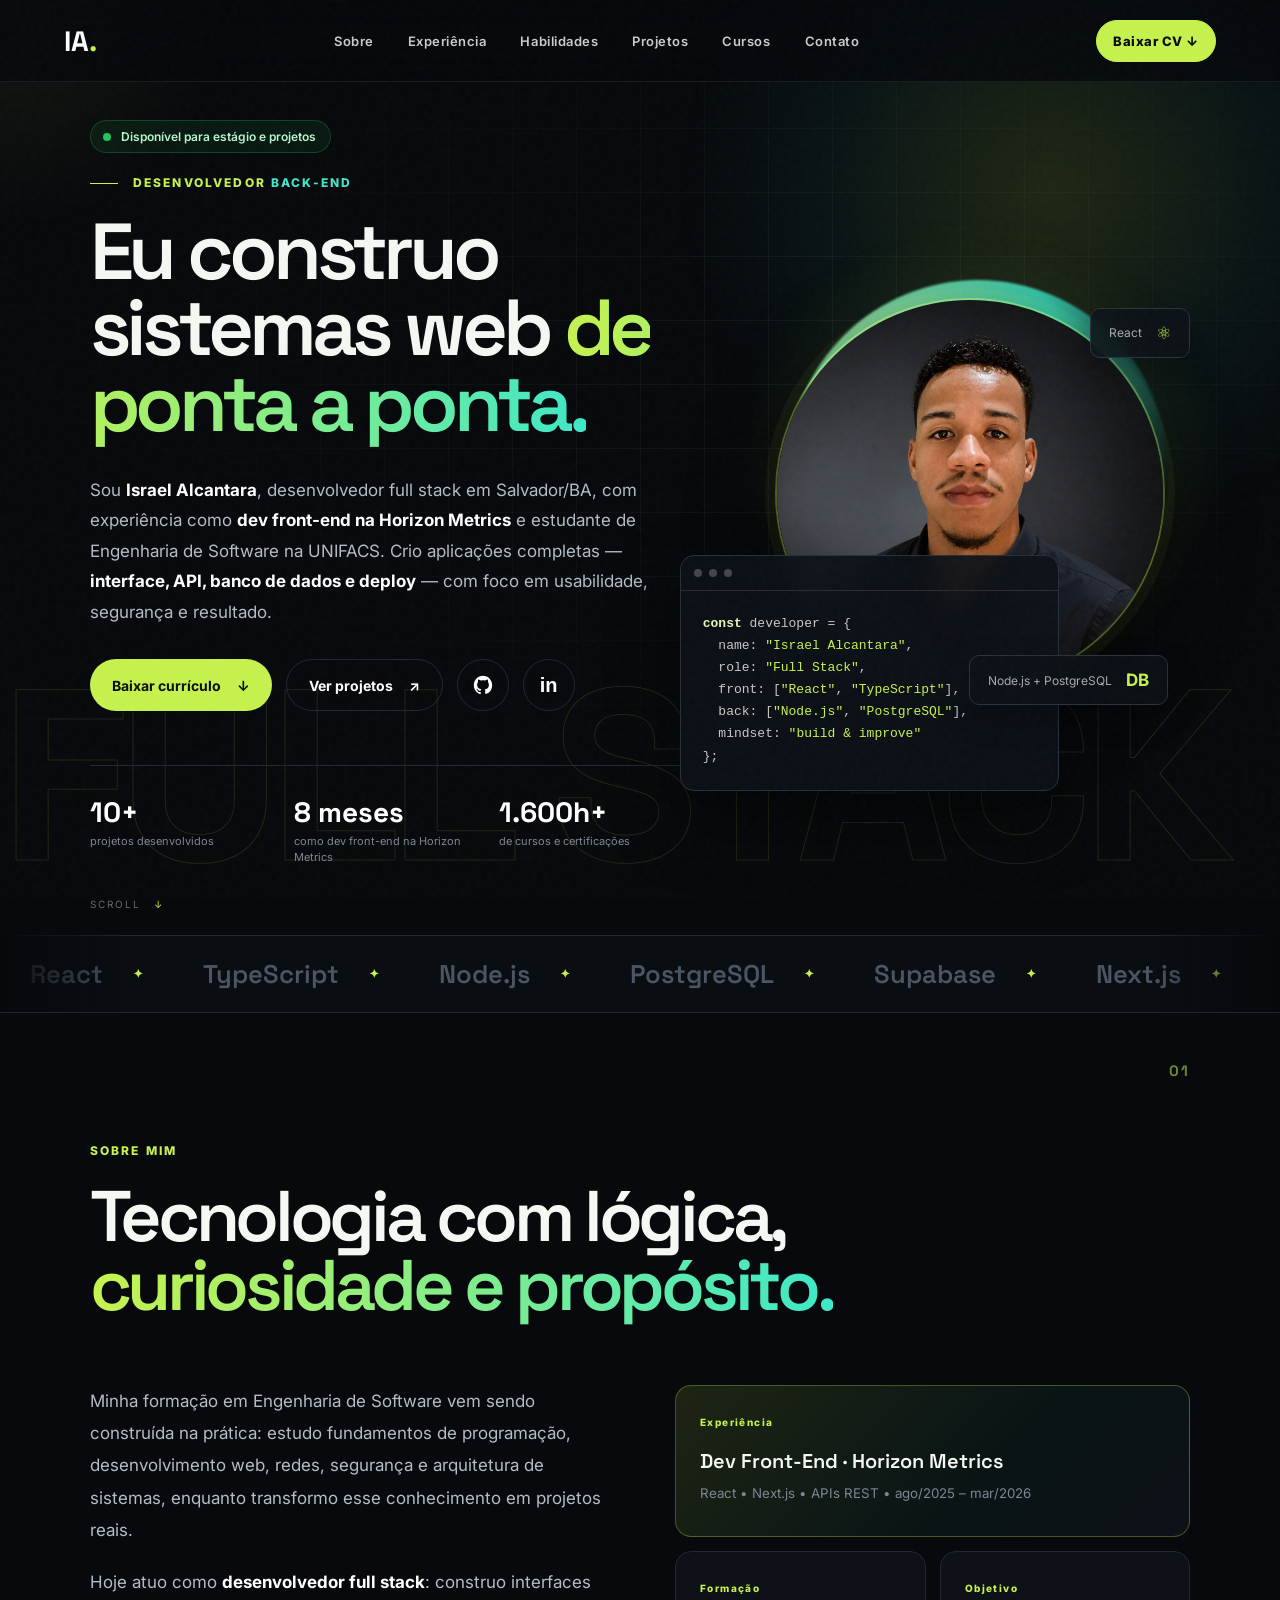
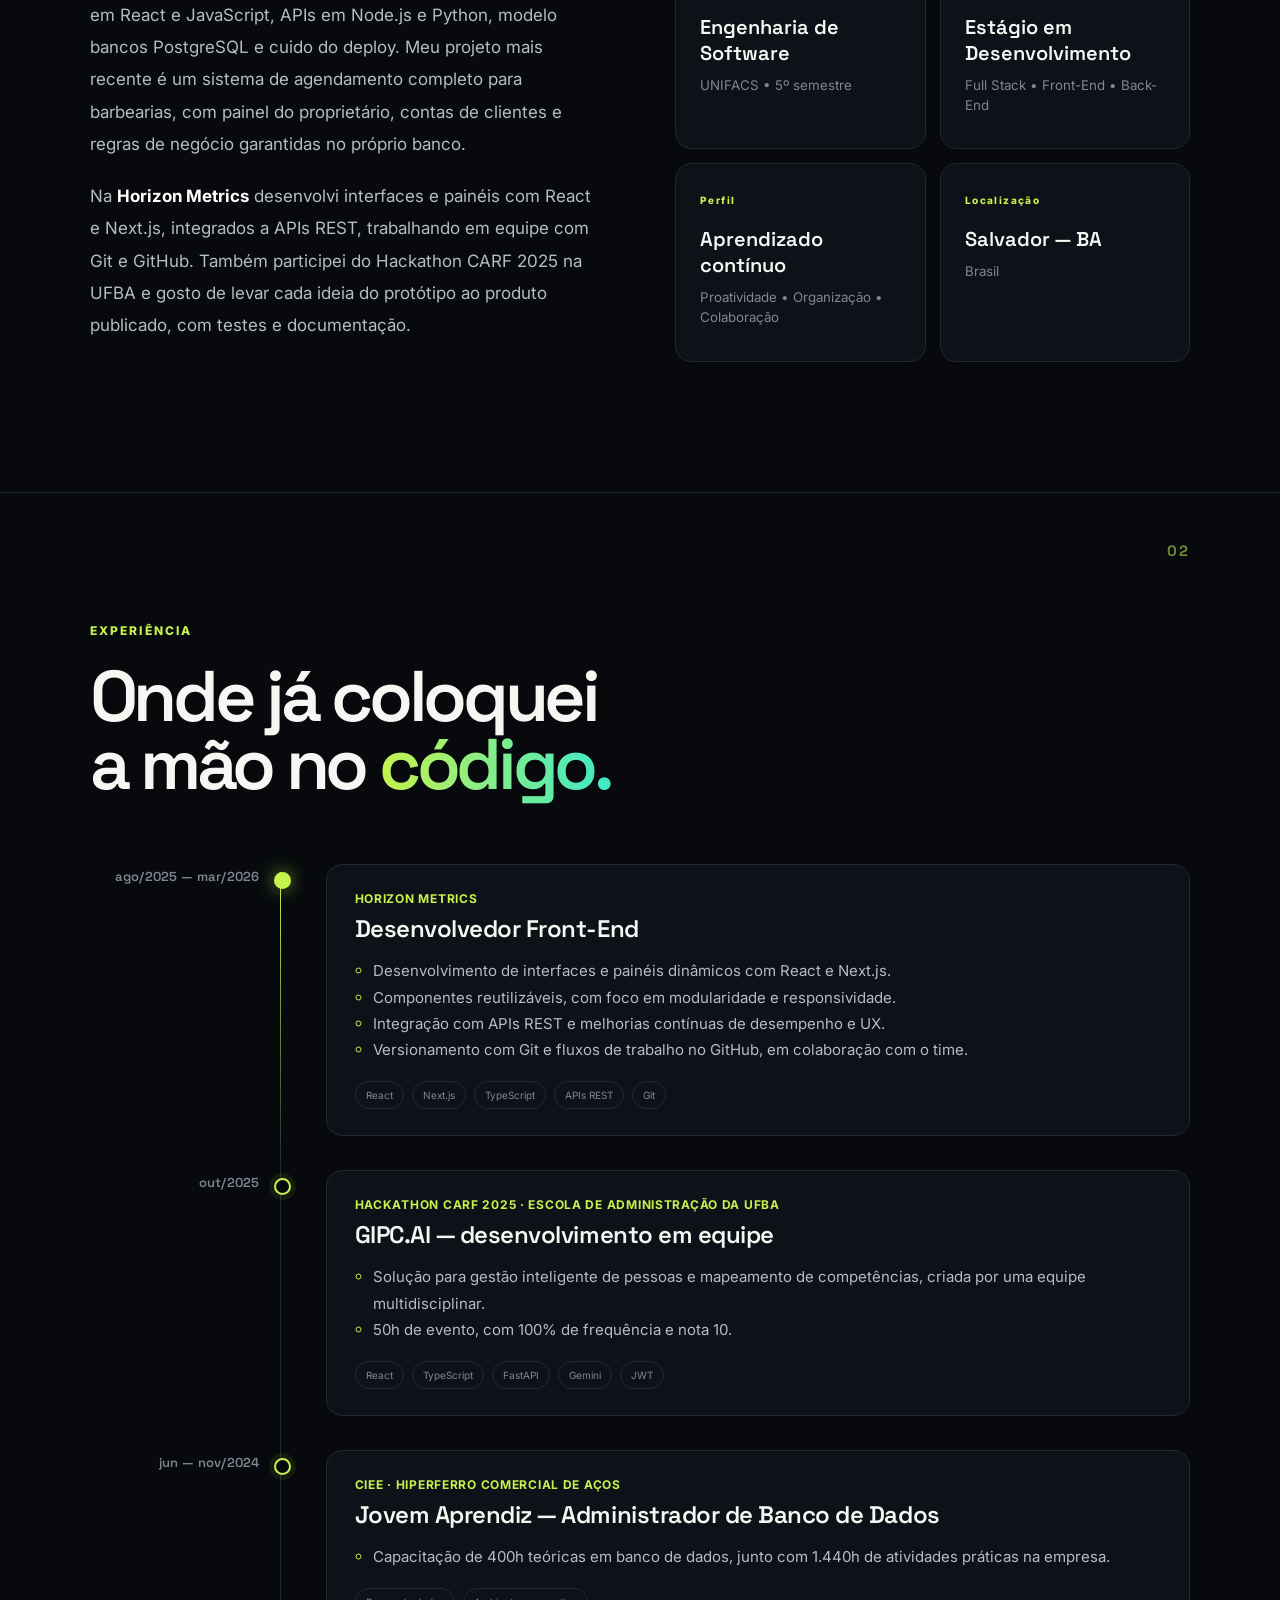
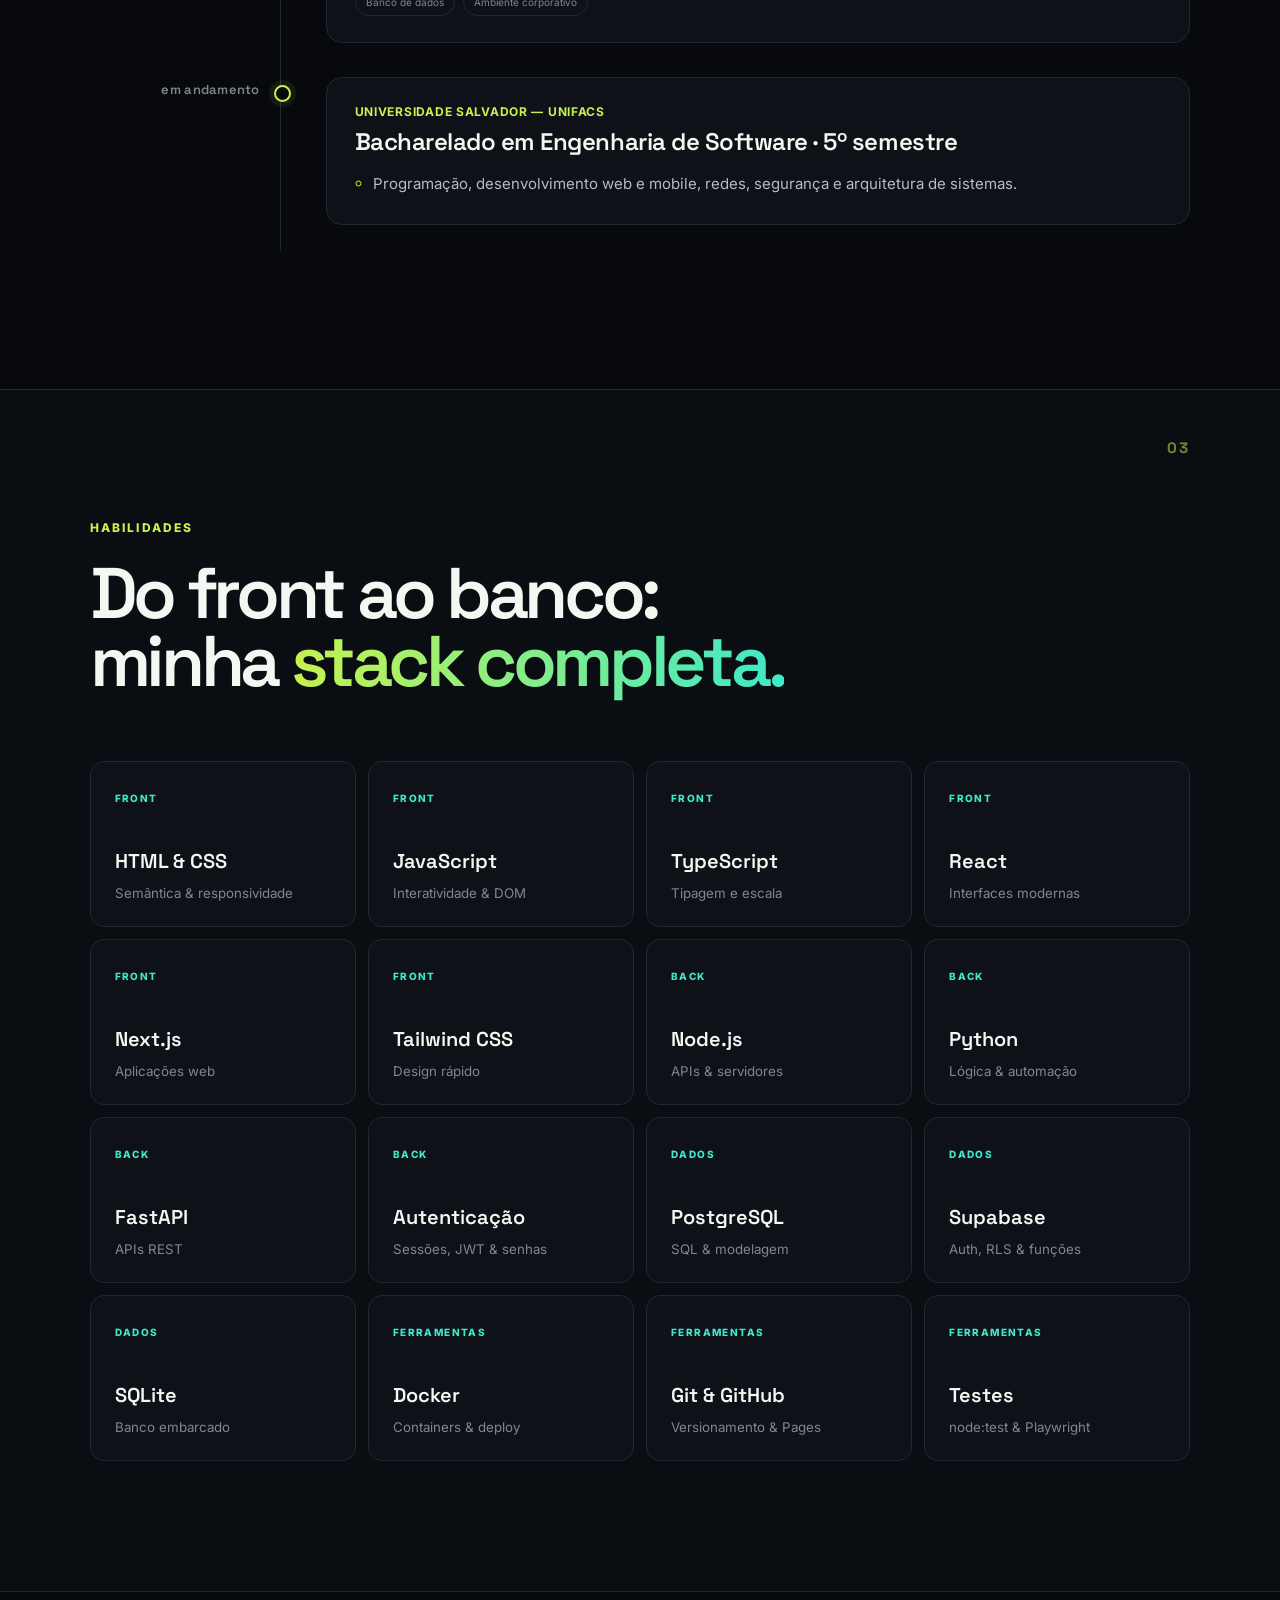
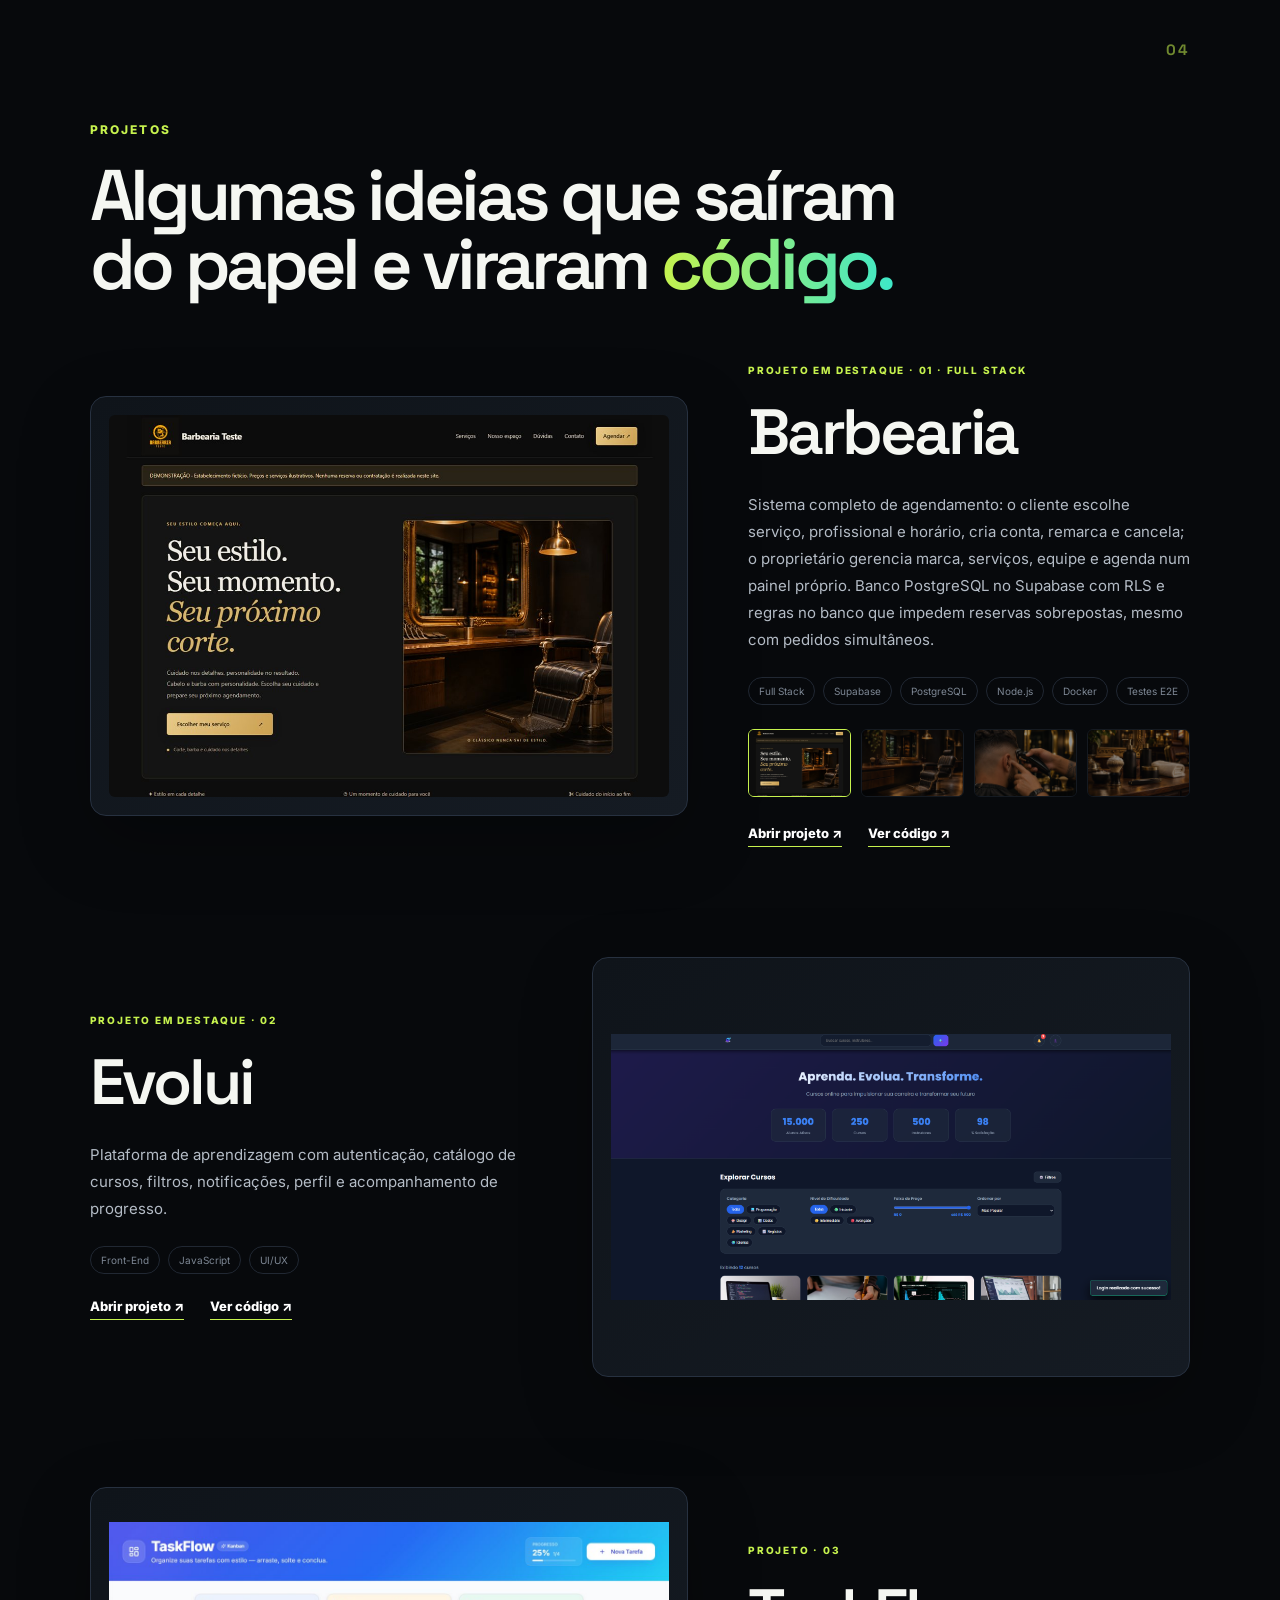
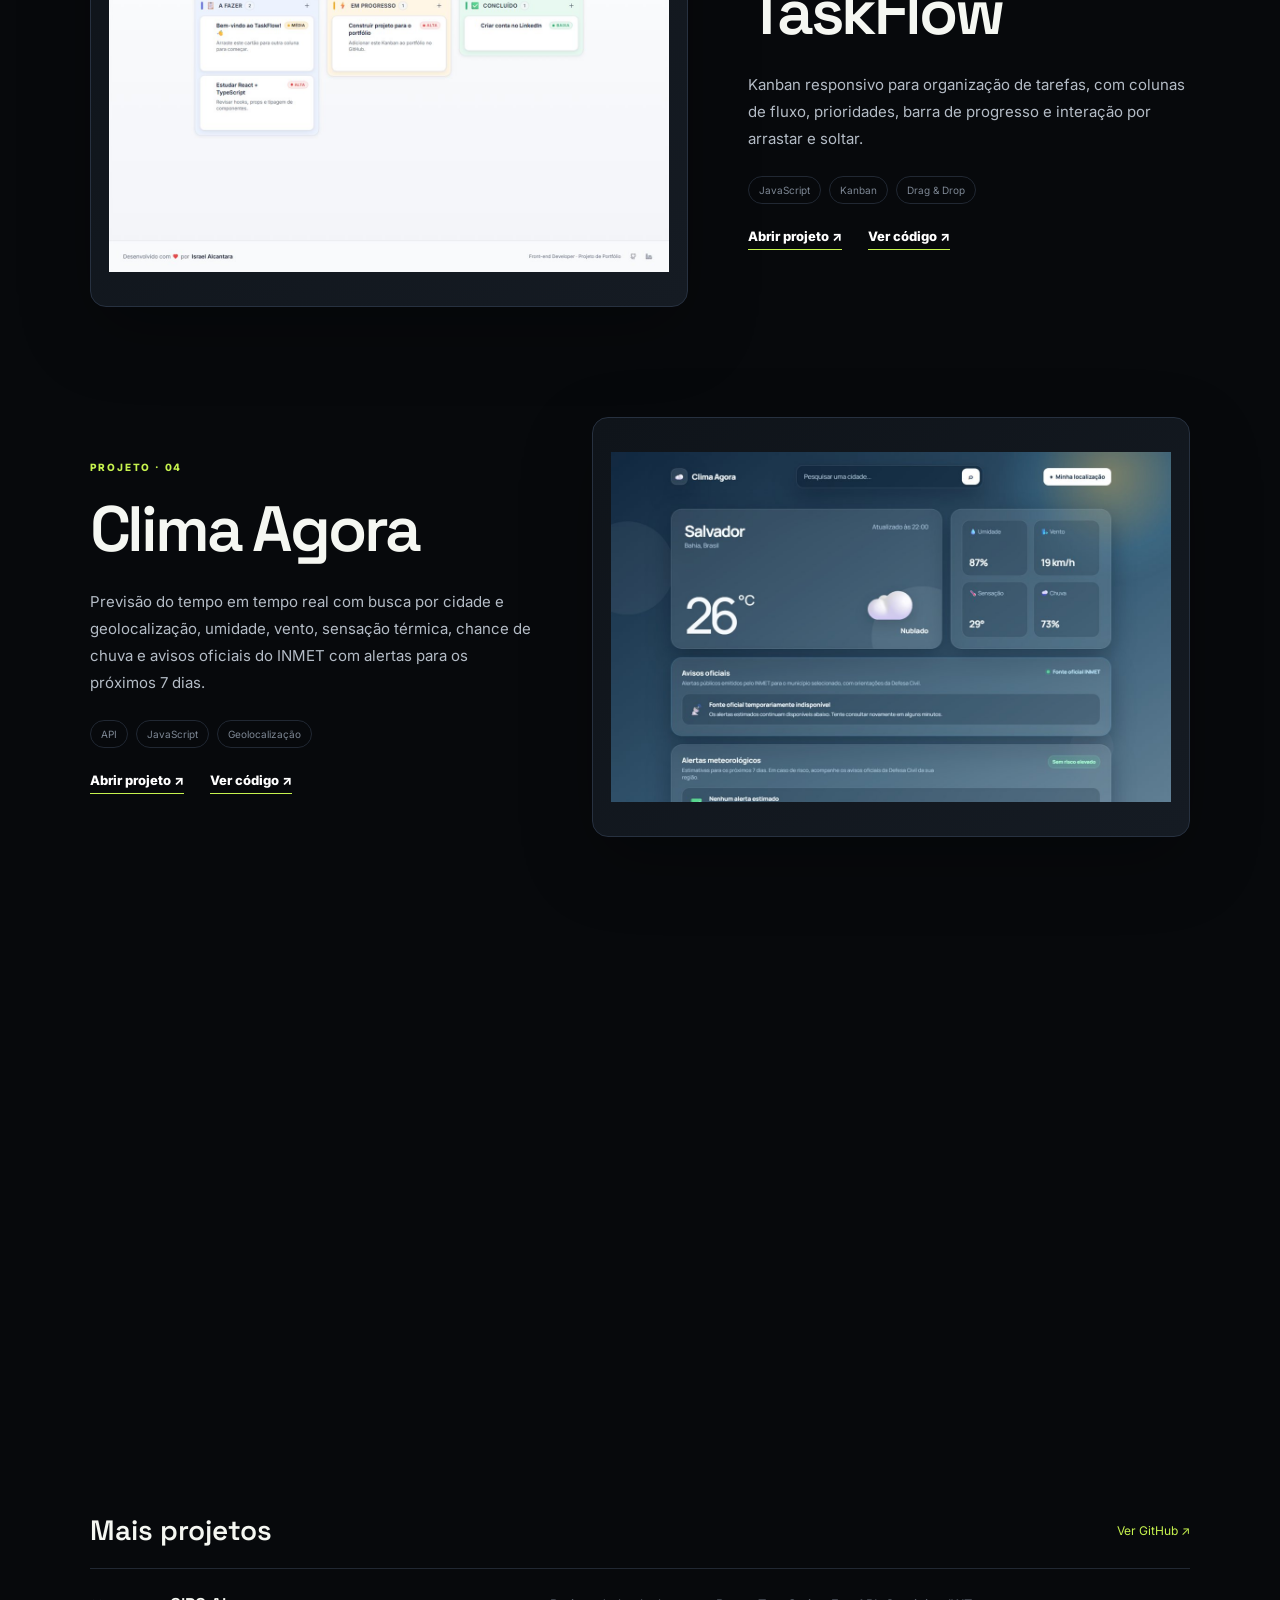
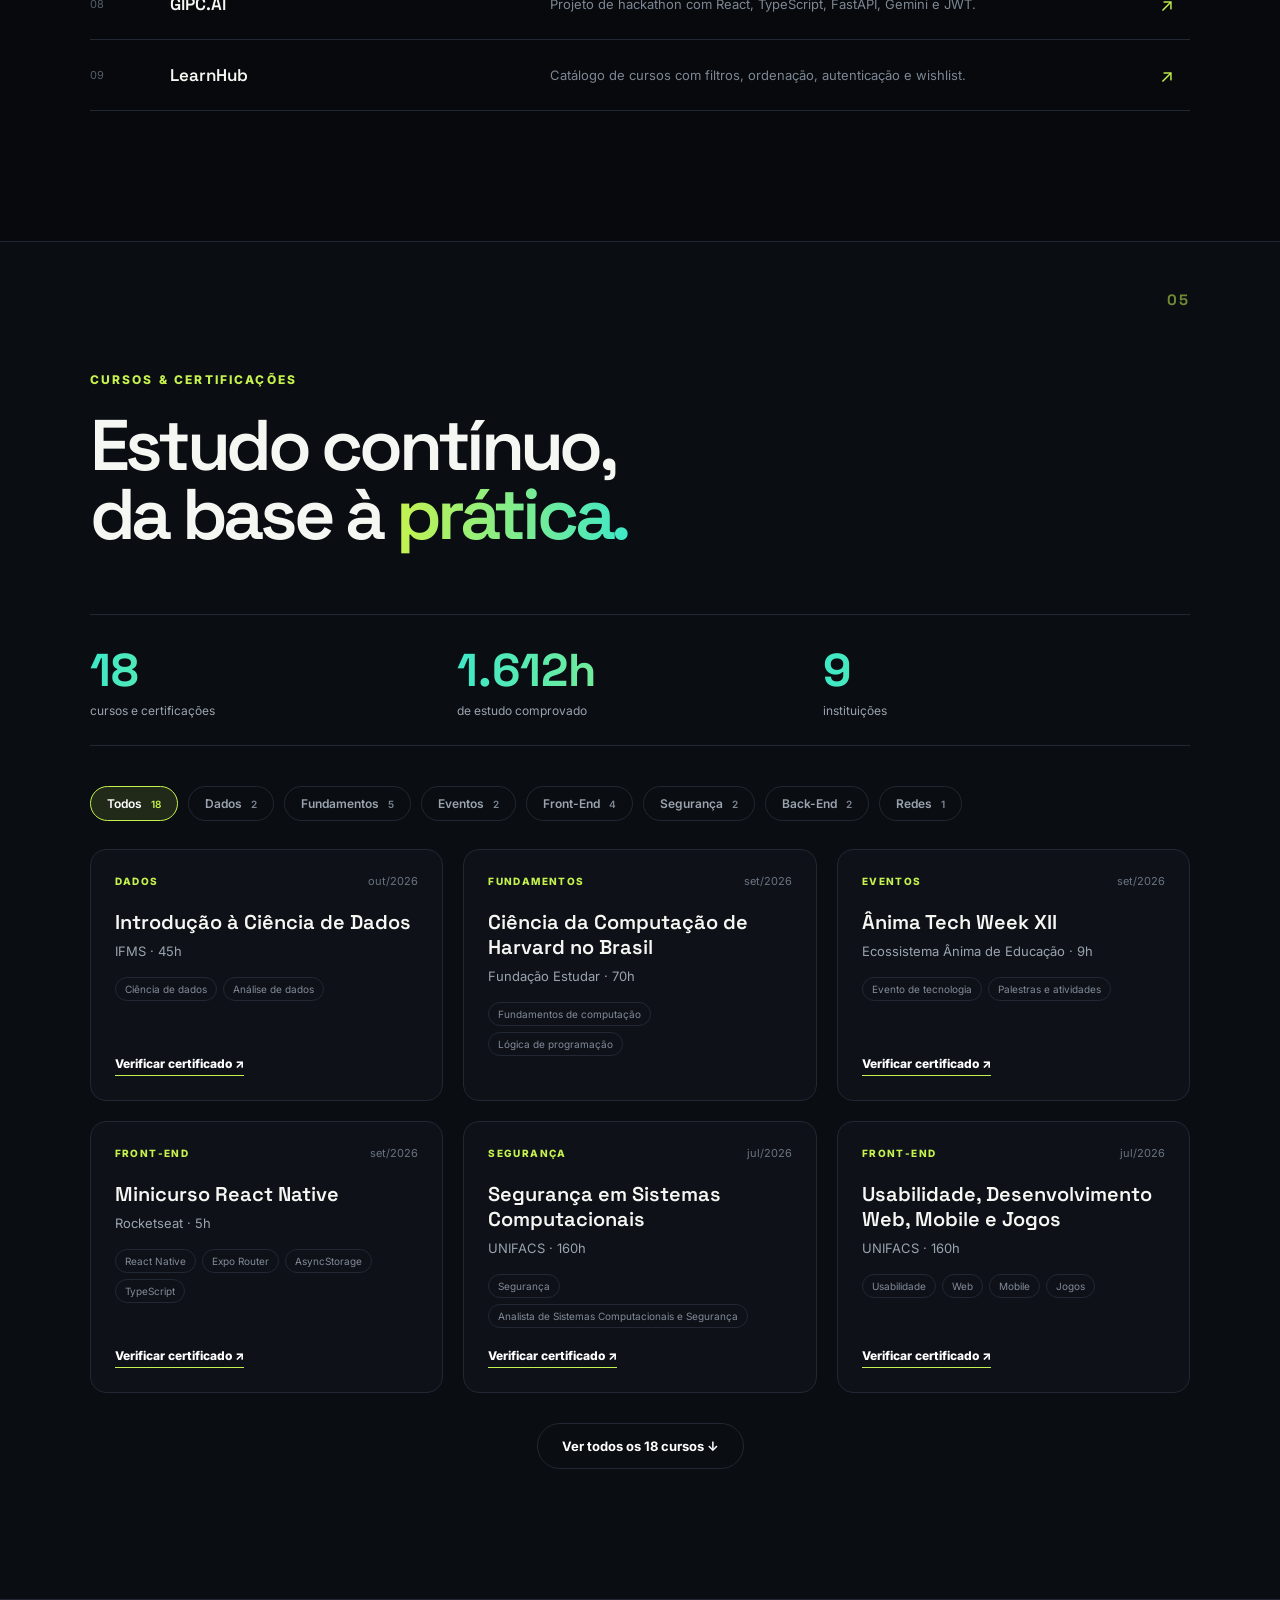
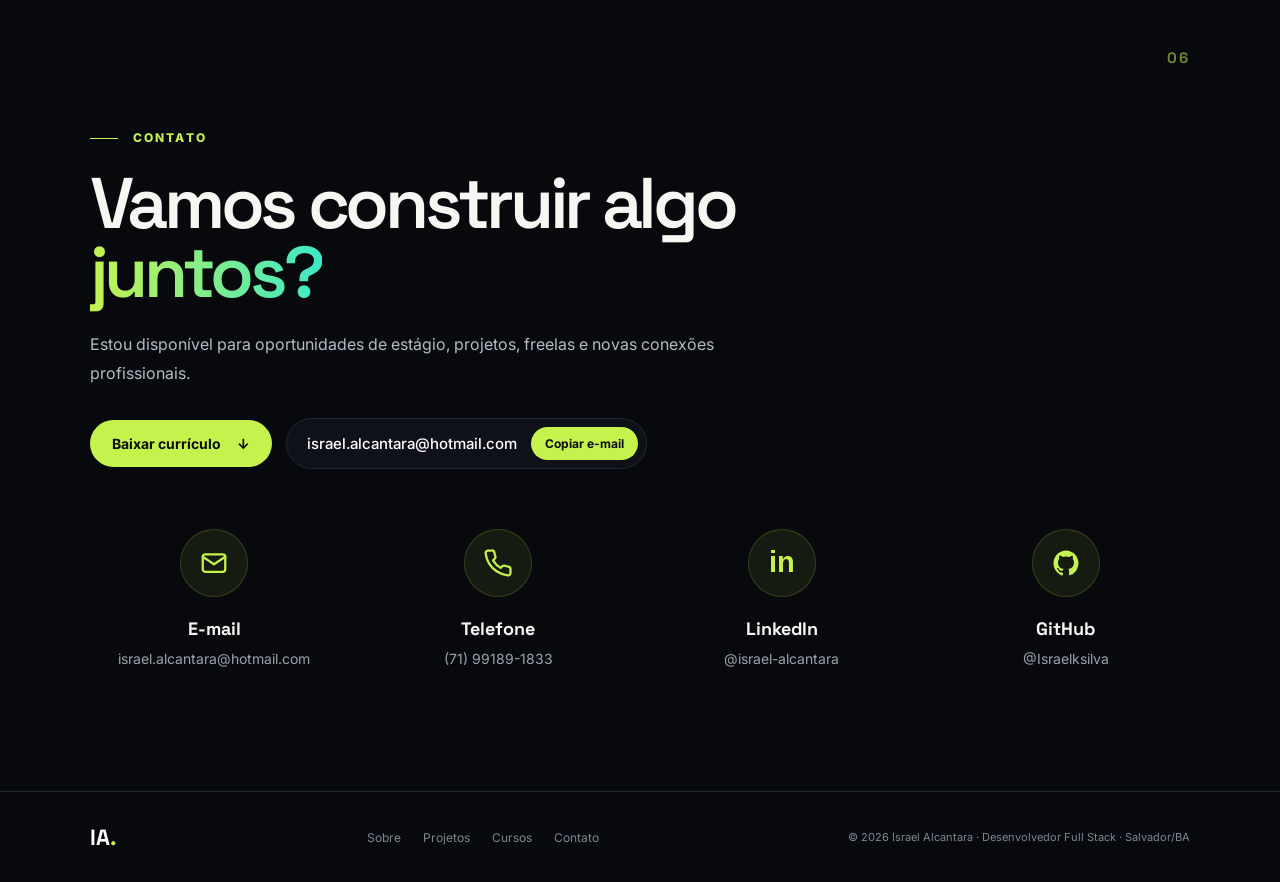
<file: index.html>
<!DOCTYPE html>
<html lang="pt-BR">
<head>
  <meta charset="UTF-8" />
  <meta name="viewport" content="width=device-width, initial-scale=1.0" />
  <meta name="description" content="Portfólio de Israel Alcantara — desenvolvedor full stack em Salvador/BA. React, Node.js, PostgreSQL e Supabase." />
  <meta property="og:title" content="Israel Alcantara | Desenvolvedor Full Stack" />
  <meta property="og:description" content="Aplicações web completas: interface, API, banco de dados e deploy." />
  <meta property="og:type" content="website" />
  <meta name="theme-color" content="#07090c" />
  <link rel="icon" href="data:image/svg+xml,%3Csvg xmlns='http://www.w3.org/2000/svg' viewBox='0 0 64 64'%3E%3Crect width='64' height='64' rx='14' fill='%23070b17'/%3E%3Ctext x='50%25' y='56%25' text-anchor='middle' dominant-baseline='middle' font-family='Arial' font-weight='700' font-size='30' fill='%23fff'%3EIA%3C/text%3E%3Ccircle cx='50' cy='44' r='4' fill='%2322d3ee'/%3E%3C/svg%3E" />
  <script type="application/ld+json">{"@context": "https://schema.org", "@type": "Person", "name": "Israel Alcantara", "jobTitle": "Desenvolvedor Full Stack", "address": {"@type": "PostalAddress", "addressLocality": "Salvador", "addressRegion": "BA", "addressCountry": "BR"}, "alumniOf": {"@type": "CollegeOrUniversity", "name": "Universidade Salvador (UNIFACS)"}, "knowsAbout": ["React", "Next.js", "TypeScript", "JavaScript", "Node.js", "PostgreSQL", "Supabase", "Python", "FastAPI", "Docker"], "sameAs": ["https://github.com/Israelksilva", "https://www.linkedin.com/in/israel-alcantara-b899b2326"]}</script>
  <title>Israel Alcantara | Desenvolvedor Full Stack</title>
  <link rel="preconnect" href="https://fonts.googleapis.com">
  <link rel="preconnect" href="https://fonts.gstatic.com" crossorigin>
  <link href="https://fonts.googleapis.com/css2?family=Inter:wght@400;500;600;700;800&family=Space+Grotesk:wght@500;600;700&display=swap" rel="stylesheet">
  <link rel="stylesheet" href="style.css" />
</head>
<body>
  <a class="skip-link" href="#sobre">Pular para o conteúdo</a>
  <div class="noise"></div>
  <div class="progress-bar" aria-hidden="true"></div>
  <div class="cursor-glow" aria-hidden="true"></div>
  <header class="topbar">
    <a class="brand" href="#home" aria-label="Início">IA<span>.</span></a>
    <nav class="desktop-nav" aria-label="Navegação principal">
      <a href="#sobre">Sobre</a>
      <a href="#experiencia">Experiência</a>
      <a href="#habilidades">Habilidades</a>
      <a href="#projetos">Projetos</a>
      <a href="#cursos">Cursos</a>
      <a href="#contato">Contato</a>
    </nav>
    <a class="header-cta" href="curriculo.pdf" download="Curriculo-Israel-Alcantara.pdf">Baixar CV <span>↓</span></a>
    <button class="menu-btn" aria-label="Abrir menu" aria-expanded="false">☰</button>
  </header>

  <main>
    <section class="hero" id="home">
      <div class="hero-bg-word" aria-hidden="true"><span>FULL STACK</span><span>FULL STACK</span></div>
      <div class="hero-grid">
        <div class="hero-copy reveal">
          <p class="status-pill"><i></i> Disponível para estágio e projetos</p>
          <p class="eyebrow"><span></span> DESENVOLVEDOR <b class="role-rotator" aria-live="polite">FULL STACK</b></p>
          <h1>Eu construo sistemas web <em>de ponta a ponta.</em></h1>
          <p class="hero-text">Sou <strong>Israel Alcantara</strong>, desenvolvedor full stack em Salvador/BA, com experiência como <strong>dev front-end na Horizon Metrics</strong> e estudante de Engenharia de Software na UNIFACS. Crio aplicações completas — <strong>interface, API, banco de dados e deploy</strong> — com foco em usabilidade, segurança e resultado.</p>
          <div class="hero-actions">
            <a class="btn primary magnetic" href="curriculo.pdf" download="Curriculo-Israel-Alcantara.pdf">Baixar currículo <span>↓</span></a>
            <a class="btn ghost magnetic" href="#projetos">Ver projetos <span>↗</span></a>
            <a class="icon-btn magnetic" href="https://github.com/Israelksilva" target="_blank" rel="noreferrer" aria-label="GitHub"><svg viewBox="0 0 24 24" aria-hidden="true"><path d="M12 2C6.48 2 2 6.58 2 12.24c0 4.53 2.87 8.37 6.84 9.73.5.09.68-.22.68-.49 0-.24-.01-1.05-.02-1.9-2.78.62-3.37-1.37-3.37-1.37-.45-1.18-1.11-1.49-1.11-1.49-.91-.64.07-.63.07-.63 1 .07 1.53 1.05 1.53 1.05.89 1.56 2.34 1.11 2.91.85.09-.66.35-1.11.64-1.37-2.22-.26-4.56-1.14-4.56-5.06 0-1.12.39-2.03 1.03-2.75-.1-.26-.45-1.3.1-2.71 0 0 .84-.28 2.75 1.05A9.23 9.23 0 0 1 12 6.84a9.2 9.2 0 0 1 2.5.35c1.91-1.33 2.75-1.05 2.75-1.05.55 1.41.2 2.45.1 2.71.64.72 1.03 1.63 1.03 2.75 0 3.93-2.35 4.79-4.58 5.05.36.32.68.94.68 1.9 0 1.37-.01 2.47-.01 2.81 0 .27.18.59.69.49A10.25 10.25 0 0 0 22 12.24C22 6.58 17.52 2 12 2z"/></svg></a>
            <a class="icon-btn magnetic" href="https://www.linkedin.com/in/israel-alcantara-b899b2326" target="_blank" rel="noreferrer" aria-label="LinkedIn"><b>in</b></a>
          </div>
          <div class="hero-meta">
            <div><strong><span data-count="10">10</span>+</strong><span>projetos desenvolvidos</span></div>
            <div><strong><span data-count="8">8</span> meses</strong><span>como dev front-end na Horizon Metrics</span></div>
            <div><strong><span id="hero-horas" data-count="1200">1.200</span>h+</strong><span>de cursos e certificações</span></div>
          </div>
        </div>

        <div class="hero-visual reveal delay-1">
          <div class="profile-photo-wrap"><img class="profile-photo" src="israel-alcantara.png" alt="Israel Alcantara" /></div>
          <div class="orb orb-one"></div>
          <div class="orb orb-two"></div>
          <div class="code-card floating">
            <div class="code-top"><span></span><span></span><span></span></div>
            <pre><code><b>const</b> developer = {
  name: <i>"Israel Alcantara"</i>,
  role: <i>"Full Stack"</i>,
  front: [<i>"React"</i>, <i>"TypeScript"</i>],
  back: [<i>"Node.js"</i>, <i>"PostgreSQL"</i>],
  mindset: <i>"build & improve"</i>
};</code></pre>
          </div>
          <div class="mini-card mini-one floating">React <strong>⚛</strong></div>
          <div class="mini-card mini-two">Node.js + PostgreSQL <strong>DB</strong></div>
        </div>
      </div>
      <a class="scroll-cue" href="#sobre">SCROLL <span>↓</span></a>
    </section>

    <div class="marquee" aria-label="Tecnologias que uso">
      <div class="marquee-track"><div><span>React</span><span>TypeScript</span><span>Node.js</span><span>PostgreSQL</span><span>Supabase</span><span>Next.js</span><span>Python</span><span>FastAPI</span><span>Docker</span><span>Tailwind CSS</span><span>Git</span><span>Playwright</span></div><div aria-hidden="true"><span>React</span><span>TypeScript</span><span>Node.js</span><span>PostgreSQL</span><span>Supabase</span><span>Next.js</span><span>Python</span><span>FastAPI</span><span>Docker</span><span>Tailwind CSS</span><span>Git</span><span>Playwright</span></div></div>
    </div>

    <section class="section" id="sobre">
      <div class="section-number">01</div>
      <div class="section-heading reveal">
        <p class="eyebrow">SOBRE MIM</p>
        <h2>Tecnologia com lógica,<br><em>curiosidade e propósito.</em></h2>
      </div>
      <div class="about-grid">
        <div class="about-text reveal">
          <p>Minha formação em Engenharia de Software vem sendo construída na prática: estudo fundamentos de programação, desenvolvimento web, redes, segurança e arquitetura de sistemas, enquanto transformo esse conhecimento em projetos reais.</p>
          <p>Hoje atuo como <strong>desenvolvedor full stack</strong>: construo interfaces em React e JavaScript, APIs em Node.js e Python, modelo bancos PostgreSQL e cuido do deploy. Meu projeto mais recente é um sistema de agendamento completo para barbearias, com painel do proprietário, contas de clientes e regras de negócio garantidas no próprio banco.</p>
          <p>Na <strong>Horizon Metrics</strong> desenvolvi interfaces e painéis com React e Next.js, integrados a APIs REST, trabalhando em equipe com Git e GitHub. Também participei do Hackathon CARF 2025 na UFBA e gosto de levar cada ideia do protótipo ao produto publicado, com testes e documentação.</p>
        </div>
        <div class="about-cards reveal delay-1">
          <article class="bento-wide"><span>Experiência</span><strong>Dev Front-End · Horizon Metrics</strong><small>React • Next.js • APIs REST • ago/2025 – mar/2026</small></article>
          <article><span>Formação</span><strong>Engenharia de Software</strong><small>UNIFACS • 5º semestre</small></article>
          <article><span>Objetivo</span><strong>Estágio em Desenvolvimento</strong><small>Full Stack • Front-End • Back-End</small></article>
          <article><span>Perfil</span><strong>Aprendizado contínuo</strong><small>Proatividade • Organização • Colaboração</small></article>
          <article><span>Localização</span><strong>Salvador — BA</strong><small>Brasil</small></article>
        </div>
      </div>
    </section>

    <section class="section experience-section" id="experiencia">
      <div class="section-number">02</div>
      <div class="section-heading reveal">
        <p class="eyebrow">EXPERIÊNCIA</p>
        <h2>Onde já coloquei<br>a mão no <em>código.</em></h2>
      </div>
      <ol class="timeline">
        <li class="reveal">
          <div class="tl-date">ago/2025 — mar/2026</div>
          <div class="tl-card">
            <p class="tl-org">Horizon Metrics</p>
            <h3>Desenvolvedor Front-End</h3>
            <ul>
              <li>Desenvolvimento de interfaces e painéis dinâmicos com React e Next.js.</li>
              <li>Componentes reutilizáveis, com foco em modularidade e responsividade.</li>
              <li>Integração com APIs REST e melhorias contínuas de desempenho e UX.</li>
              <li>Versionamento com Git e fluxos de trabalho no GitHub, em colaboração com o time.</li>
            </ul>
            <div class="tags"><span>React</span><span>Next.js</span><span>TypeScript</span><span>APIs REST</span><span>Git</span></div>
          </div>
        </li>
        <li class="reveal">
          <div class="tl-date">out/2025</div>
          <div class="tl-card">
            <p class="tl-org">Hackathon CARF 2025 · Escola de Administração da UFBA</p>
            <h3>GIPC.AI — desenvolvimento em equipe</h3>
            <ul>
              <li>Solução para gestão inteligente de pessoas e mapeamento de competências, criada por uma equipe multidisciplinar.</li>
              <li>50h de evento, com 100% de frequência e nota 10.</li>
            </ul>
            <div class="tags"><span>React</span><span>TypeScript</span><span>FastAPI</span><span>Gemini</span><span>JWT</span></div>
          </div>
        </li>
        <li class="reveal">
          <div class="tl-date">jun — nov/2024</div>
          <div class="tl-card">
            <p class="tl-org">CIEE · Hiperferro Comercial de Aços</p>
            <h3>Jovem Aprendiz — Administrador de Banco de Dados</h3>
            <ul>
              <li>Capacitação de 400h teóricas em banco de dados, junto com 1.440h de atividades práticas na empresa.</li>
            </ul>
            <div class="tags"><span>Banco de dados</span><span>Ambiente corporativo</span></div>
          </div>
        </li>
        <li class="reveal">
          <div class="tl-date">em andamento</div>
          <div class="tl-card">
            <p class="tl-org">Universidade Salvador — UNIFACS</p>
            <h3>Bacharelado em Engenharia de Software · 5º semestre</h3>
            <ul>
              <li>Programação, desenvolvimento web e mobile, redes, segurança e arquitetura de sistemas.</li>
            </ul>
          </div>
        </li>
      </ol>
    </section>

    <section class="section skills-section" id="habilidades">
      <div class="section-number">03</div>
      <div class="section-heading reveal">
        <p class="eyebrow">HABILIDADES</p>
        <h2>Do front ao banco:<br>minha <em>stack completa.</em></h2>
      </div>
      <div class="skills-grid reveal">
        <div class="skill"><span>FRONT</span><strong>HTML &amp; CSS</strong><small>Semântica &amp; responsividade</small></div>
        <div class="skill"><span>FRONT</span><strong>JavaScript</strong><small>Interatividade &amp; DOM</small></div>
        <div class="skill"><span>FRONT</span><strong>TypeScript</strong><small>Tipagem e escala</small></div>
        <div class="skill"><span>FRONT</span><strong>React</strong><small>Interfaces modernas</small></div>
        <div class="skill"><span>FRONT</span><strong>Next.js</strong><small>Aplicações web</small></div>
        <div class="skill"><span>FRONT</span><strong>Tailwind CSS</strong><small>Design rápido</small></div>
        <div class="skill"><span>BACK</span><strong>Node.js</strong><small>APIs &amp; servidores</small></div>
        <div class="skill"><span>BACK</span><strong>Python</strong><small>Lógica &amp; automação</small></div>
        <div class="skill"><span>BACK</span><strong>FastAPI</strong><small>APIs REST</small></div>
        <div class="skill"><span>BACK</span><strong>Autenticação</strong><small>Sessões, JWT &amp; senhas</small></div>
        <div class="skill"><span>DADOS</span><strong>PostgreSQL</strong><small>SQL &amp; modelagem</small></div>
        <div class="skill"><span>DADOS</span><strong>Supabase</strong><small>Auth, RLS &amp; funções</small></div>
        <div class="skill"><span>DADOS</span><strong>SQLite</strong><small>Banco embarcado</small></div>
        <div class="skill"><span>FERRAMENTAS</span><strong>Docker</strong><small>Containers &amp; deploy</small></div>
        <div class="skill"><span>FERRAMENTAS</span><strong>Git &amp; GitHub</strong><small>Versionamento &amp; Pages</small></div>
        <div class="skill"><span>FERRAMENTAS</span><strong>Testes</strong><small>node:test &amp; Playwright</small></div>
      </div>
    </section>

    <section class="section" id="projetos">
      <div class="section-number">04</div>
      <div class="section-heading reveal">
        <p class="eyebrow">PROJETOS</p>
        <h2>Algumas ideias que saíram<br>do papel e viraram <em>código.</em></h2>
      </div>

      <div class="featured-projects">
        <article class="project-feature reveal">
          <div class="project-art screenshot-art"><img id="barber-main" src="barbearia-agendamento.jpg" alt="Página inicial do sistema de agendamento da barbearia" /></div>
          <div class="project-info"><p class="project-index">PROJETO EM DESTAQUE · 01 · FULL STACK</p><h3>Barbearia</h3><p>Sistema completo de agendamento: o cliente escolhe serviço, profissional e horário, cria conta, remarca e cancela; o proprietário gerencia marca, serviços, equipe e agenda num painel próprio. Banco PostgreSQL no Supabase com RLS e regras no banco que impedem reservas sobrepostas, mesmo com pedidos simultâneos.</p><div class="tags"><span>Full Stack</span><span>Supabase</span><span>PostgreSQL</span><span>Node.js</span><span>Docker</span><span>Testes E2E</span></div>
            <div class="project-gallery" aria-label="Fotos do projeto Barbearia">
              <button type="button" class="active" data-src="barbearia-agendamento.jpg" data-alt="Página inicial do sistema de agendamento da barbearia" aria-label="Ver tela inicial"><img src="barbearia-agendamento.jpg" alt="" loading="lazy" /></button>
              <button type="button" data-src="barbearia-interior.jpg" data-alt="Interior da barbearia usado no site" aria-label="Ver foto do interior"><img src="barbearia-interior.jpg" alt="" loading="lazy" /></button>
              <button type="button" data-src="barbearia-corte.jpg" data-alt="Corte degradê usado no catálogo de serviços" aria-label="Ver foto do corte"><img src="barbearia-corte.jpg" alt="" loading="lazy" /></button>
              <button type="button" data-src="barbearia-barba.jpg" data-alt="Ritual de barba usado no catálogo de serviços" aria-label="Ver foto da barba"><img src="barbearia-barba.jpg" alt="" loading="lazy" /></button>
            </div>
            <div class="project-links"><a href="https://israelksilva.github.io/projeto-barbearia/" target="_blank" rel="noreferrer">Abrir projeto ↗</a><a href="https://github.com/Israelksilva/projeto-barbearia" target="_blank" rel="noreferrer">Ver código ↗</a></div>
          </div>
        </article>
        <article class="project-feature reverse reveal">
          <div class="project-art screenshot-art"><img src="evolui-dashboard.png" alt="Dashboard da plataforma Evolui" loading="lazy" /></div>
          <div class="project-info"><p class="project-index">PROJETO EM DESTAQUE · 02</p><h3>Evolui</h3><p>Plataforma de aprendizagem com autenticação, catálogo de cursos, filtros, notificações, perfil e acompanhamento de progresso.</p><div class="tags"><span>Front-End</span><span>JavaScript</span><span>UI/UX</span></div><div class="project-links"><a href="https://evolui-six.vercel.app" target="_blank" rel="noreferrer">Abrir projeto ↗</a><a href="https://github.com/Israelksilva/evolui" target="_blank" rel="noreferrer">Ver código ↗</a></div></div>
        </article>
        <article class="project-feature reveal">
          <div class="project-art screenshot-art"><img src="taskflow.jpg" alt="Quadro Kanban do TaskFlow" loading="lazy" /></div>
          <div class="project-info"><p class="project-index">PROJETO · 03</p><h3>TaskFlow</h3><p>Kanban responsivo para organização de tarefas, com colunas de fluxo, prioridades, barra de progresso e interação por arrastar e soltar.</p><div class="tags"><span>JavaScript</span><span>Kanban</span><span>Drag &amp; Drop</span></div><div class="project-links"><a href="https://israelksilva.github.io/TaskFlow/" target="_blank" rel="noreferrer">Abrir projeto ↗</a><a href="https://github.com/Israelksilva/TaskFlow" target="_blank" rel="noreferrer">Ver código ↗</a></div></div>
        </article>
        <article class="project-feature reverse reveal">
          <div class="project-art screenshot-art"><img src="clima-agora.jpg" alt="Tela do Clima Agora com a previsão de Salvador" loading="lazy" /></div>
          <div class="project-info"><p class="project-index">PROJETO · 04</p><h3>Clima Agora</h3><p>Previsão do tempo em tempo real com busca por cidade e geolocalização, umidade, vento, sensação térmica, chance de chuva e avisos oficiais do INMET com alertas para os próximos 7 dias.</p><div class="tags"><span>API</span><span>JavaScript</span><span>Geolocalização</span></div><div class="project-links"><a href="https://israelksilva.github.io/clima/" target="_blank" rel="noreferrer">Abrir projeto ↗</a><a href="https://github.com/Israelksilva/clima" target="_blank" rel="noreferrer">Ver código ↗</a></div></div>
        </article>
      </div>

      <div class="mini-projects reveal">
        <div class="projects-header"><h3>Projetos interativos</h3><span>JavaScript puro · DOM · lógica</span></div>
        <div class="mini-grid">
          <a class="mini-project" href="https://israelksilva.github.io/calculadora/" target="_blank" rel="noreferrer"><div class="mini-shot"><img src="calculadora-cientifica.png" alt="Calculadora Científica" loading="lazy" /></div><span>05</span><strong>Calculadora Científica</strong><p>Trigonometria, logaritmos, raiz, potência, fatorial e constantes.</p></a>
          <a class="mini-project" href="https://israelksilva.github.io/snake-arcade/" target="_blank" rel="noreferrer"><div class="mini-shot"><img src="snake-game-neon.png" alt="Snake Game Neon" loading="lazy" /></div><span>06</span><strong>Snake Game Neon</strong><p>O clássico com visual neon, pontuação, recorde e controles na tela.</p></a>
          <a class="mini-project" href="https://israelksilva.github.io/jogo-da-mem-ria/" target="_blank" rel="noreferrer"><div class="mini-shot"><img src="memory-match.png" alt="Jogo da Memória" loading="lazy" /></div><span>07</span><strong>Jogo da Memória</strong><p>Lógica de estados e manipulação dinâmica do DOM.</p></a>
        </div>
      </div>

      <div class="all-projects reveal">
        <div class="projects-header"><h3>Mais projetos</h3><a href="https://github.com/Israelksilva" target="_blank" rel="noreferrer">Ver GitHub ↗</a></div>
        <div class="project-row"><span>08</span><strong>GIPC.AI</strong><p>Projeto de hackathon com React, TypeScript, FastAPI, Gemini e JWT.</p><a href="https://github.com/Israelksilva" target="_blank" rel="noreferrer" aria-label="GIPC.AI no GitHub">↗</a></div>
        <div class="project-row"><span>09</span><strong>LearnHub</strong><p>Catálogo de cursos com filtros, ordenação, autenticação e wishlist.</p><a href="https://github.com/Israelksilva" target="_blank" rel="noreferrer" aria-label="LearnHub no GitHub">↗</a></div>
      </div>
    </section>

    <section class="section courses-section" id="cursos">
      <div class="section-number">05</div>
      <div class="section-heading reveal">
        <p class="eyebrow">CURSOS &amp; CERTIFICAÇÕES</p>
        <h2>Estudo contínuo,<br>da base à <em>prática.</em></h2>
      </div>
      <div class="courses-summary reveal">
        <div><strong id="cursos-total">0</strong><span>cursos e certificações</span></div>
        <div><strong id="cursos-horas">0h</strong><span>de estudo comprovado</span></div>
        <div><strong id="cursos-inst">0</strong><span>instituições</span></div>
      </div>
      <div class="courses-filters reveal" id="cursos-filtros" role="group" aria-label="Filtrar cursos por área"></div>
      <div class="courses-grid" id="cursos-grid"></div>
      <button type="button" class="courses-more" id="cursos-mais" hidden>Ver todos</button>
    </section>

    <section class="section contact-section" id="contato">
      <div class="section-number">06</div>

      <div class="section-heading contact-heading reveal">
        <p class="eyebrow"><span></span> CONTATO</p>
        <h2>Vamos construir algo<br><em>juntos?</em></h2>
        <p>Estou disponível para oportunidades de estágio, projetos, freelas e novas conexões profissionais.</p>
        <div class="contact-actions"><a class="btn primary magnetic" href="curriculo.pdf" download="Curriculo-Israel-Alcantara.pdf">Baixar currículo <span>↓</span></a>
        <button type="button" class="copy-email" data-email="israel.alcantara@hotmail.com"><span>israel.alcantara@hotmail.com</span><b>Copiar e-mail</b></button></div>
      </div>

      <div class="contact-grid reveal">
        <a class="contact-item" href="mailto:israel.alcantara@hotmail.com" aria-label="Enviar e-mail para Israel Alcantara">
          <div class="contact-icon" aria-hidden="true">
            <svg viewBox="0 0 24 24"><rect x="3" y="5" width="18" height="14" rx="2"></rect><path d="m3 7 9 6 9-6"></path></svg>
          </div>
          <strong>E-mail</strong>
          <span>israel.alcantara@hotmail.com</span>
        </a>

        <a class="contact-item" href="https://wa.me/5571991891833" target="_blank" rel="noopener noreferrer" aria-label="Conversar com Israel no WhatsApp">
          <div class="contact-icon" aria-hidden="true">
            <svg viewBox="0 0 24 24"><path d="M22 16.92v3a2 2 0 0 1-2.18 2 19.79 19.79 0 0 1-8.63-3.07 19.5 19.5 0 0 1-6-6 19.79 19.79 0 0 1-3.07-8.67A2 2 0 0 1 4.11 2h3a2 2 0 0 1 2 1.72 12.84 12.84 0 0 0 .7 2.81 2 2 0 0 1-.45 2.11L8.09 9.91a16 16 0 0 0 6 6l1.27-1.27a2 2 0 0 1 2.11-.45 12.84 12.84 0 0 0 2.81.7A2 2 0 0 1 22 16.92z"></path></svg>
          </div>
          <strong>Telefone</strong>
          <span>(71) 99189-1833</span>
        </a>

        <a class="contact-item" href="https://www.linkedin.com/in/israel-alcantara-b899b2326" target="_blank" rel="noopener noreferrer" aria-label="LinkedIn de Israel Alcantara">
          <div class="contact-icon contact-icon-text" aria-hidden="true">in</div>
          <strong>LinkedIn</strong>
          <span>@israel-alcantara</span>
        </a>

        <a class="contact-item" href="https://github.com/Israelksilva" target="_blank" rel="noopener noreferrer" aria-label="GitHub de Israel Alcantara">
          <div class="contact-icon github-icon" aria-hidden="true">
            <svg viewBox="0 0 24 24"><path d="M12 2C6.48 2 2 6.58 2 12.24c0 4.53 2.87 8.37 6.84 9.73.5.09.68-.22.68-.49 0-.24-.01-1.05-.02-1.9-2.78.62-3.37-1.37-3.37-1.37-.45-1.18-1.11-1.49-1.11-1.49-.91-.64.07-.63.07-.63 1 .07 1.53 1.05 1.53 1.05.89 1.56 2.34 1.11 2.91.85.09-.66.35-1.11.64-1.37-2.22-.26-4.56-1.14-4.56-5.06 0-1.12.39-2.03 1.03-2.75-.1-.26-.45-1.3.1-2.71 0 0 .84-.28 2.75 1.05A9.23 9.23 0 0 1 12 6.84a9.2 9.2 0 0 1 2.5.35c1.91-1.33 2.75-1.05 2.75-1.05.55 1.41.2 2.45.1 2.71.64.72 1.03 1.63 1.03 2.75 0 3.93-2.35 4.79-4.58 5.05.36.32.68.94.68 1.9 0 1.37-.01 2.47-.01 2.81 0 .27.18.59.69.49A10.25 10.25 0 0 0 22 12.24C22 6.58 17.52 2 12 2z"></path></svg>
          </div>
          <strong>GitHub</strong>
          <span>@Israelksilva</span>
        </a>
      </div>
    </section>
  </main>

  <footer>
    <a class="brand" href="#home" aria-label="Voltar ao início">IA<span>.</span></a>
    <nav class="footer-nav" aria-label="Rodapé">
      <a href="#sobre">Sobre</a><a href="#projetos">Projetos</a><a href="#cursos">Cursos</a><a href="#contato">Contato</a>
    </nav>
    <span>© 2026 Israel Alcantara · Desenvolvedor Full Stack · Salvador/BA</span>
  </footer>

  <button type="button" class="to-top" aria-label="Voltar ao topo">↑</button>
  <div class="toast" role="status" aria-live="polite"></div>
  <div class="lightbox" role="dialog" aria-modal="true" aria-label="Imagem ampliada" hidden>
    <button type="button" class="lb-close" aria-label="Fechar">✕</button>
    <button type="button" class="lb-prev" aria-label="Imagem anterior">‹</button>
    <figure><img alt="" /><figcaption></figcaption></figure>
    <button type="button" class="lb-next" aria-label="Próxima imagem">›</button>
  </div>

  <script src="cursos.js"></script>
  <script src="script.js"></script>
</body>
</html>
</file>
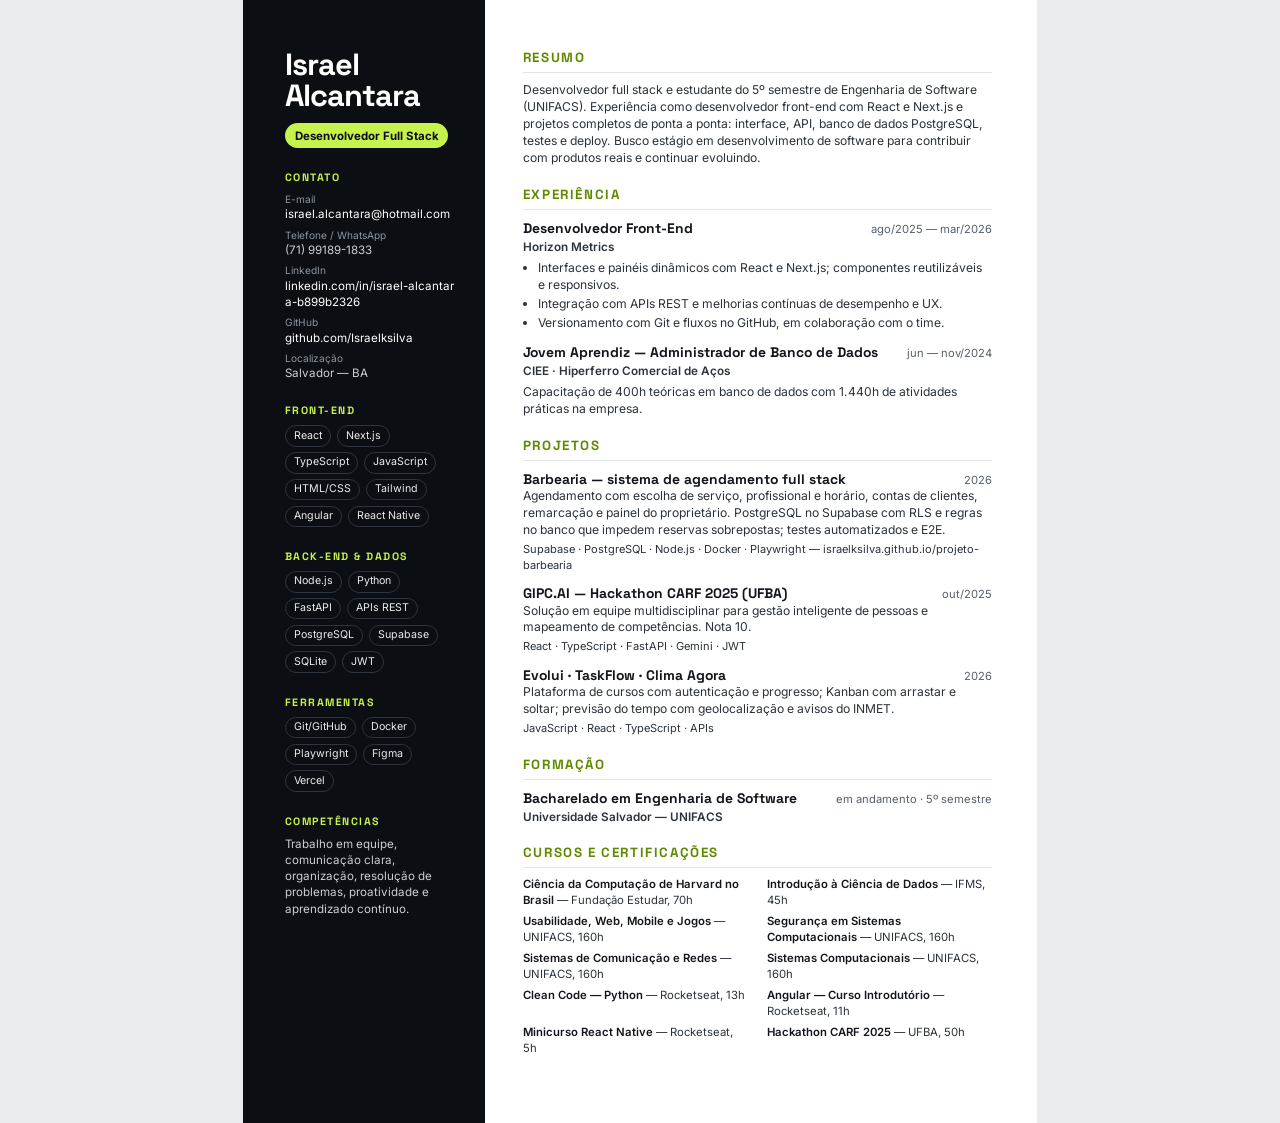
<file: curriculo.html>
<!DOCTYPE html>
<html lang="pt-BR">
<head>
<meta charset="UTF-8" />
<meta name="viewport" content="width=device-width, initial-scale=1.0" />
<title>Currículo — Israel Alcantara</title>
<link href="https://fonts.googleapis.com/css2?family=Inter:wght@400;500;600;700&family=Space+Grotesk:wght@600;700&display=swap" rel="stylesheet">
<style>
  @page { size: A4; margin: 0; }
  * { box-sizing: border-box; margin: 0; padding: 0; }
  :root { --ink: #12161c; --muted: #555f6b; --line: #e2e6ea; --accent: #5f8a00; --hl: #c6f24e; }
  html { background: #e9ecef; }
  body { font: 9.1pt/1.4 Inter, Arial, sans-serif; color: var(--ink); }
  .page { width: 210mm; min-height: 297mm; margin: 0 auto; background: #fff; display: grid; grid-template-columns: 64mm 1fr; }
  aside { background: #0b0e12; color: #e8ecef; padding: 13mm 8mm 10mm 11mm; }
  main { padding: 13mm 12mm 10mm 10mm; }
  h1 { font: 700 23pt/1.02 'Space Grotesk', sans-serif; letter-spacing: -.03em; color: #fff; }
  .role { margin-top: 3mm; display: inline-block; background: var(--hl); color: #0b0e12; font-weight: 700; font-size: 8.6pt; padding: 1.2mm 2.6mm; border-radius: 99px; }
  aside h2 { font: 700 8pt 'Space Grotesk', sans-serif; letter-spacing: .14em; color: var(--hl); margin: 6mm 0 2.2mm; }
  aside p, aside li { font-size: 8.7pt; color: #c9d0d6; }
  aside ul { list-style: none; display: grid; gap: 1.4mm; }
  aside a { color: #fff; text-decoration: none; word-break: break-all; }
  .chips { display: flex; flex-wrap: wrap; gap: 1.4mm; }
  .chips span { border: 1px solid #2d3540; border-radius: 99px; padding: .6mm 2.2mm; font-size: 8pt; color: #e8ecef; }
  .k { color: #8b96a2; font-size: 7.6pt; display: block; }
  main h2 { font: 700 10pt 'Space Grotesk', sans-serif; letter-spacing: .12em; color: var(--accent); border-bottom: 1px solid var(--line); padding-bottom: 1.6mm; margin: 5mm 0 2.4mm; }
  main h2:first-child { margin-top: 0; }
  .summary { color: #2b323a; }
  .item { margin-bottom: 2.8mm; break-inside: avoid; }
  .item-head { display: flex; justify-content: space-between; gap: 4mm; align-items: baseline; }
  .item h3 { font: 700 10.4pt 'Space Grotesk', sans-serif; }
  .when { color: var(--muted); font-size: 8.4pt; white-space: nowrap; }
  .org { color: var(--accent); font-weight: 600; font-size: 8.8pt; margin: .4mm 0 1.2mm; }
  .item ul { padding-left: 4mm; color: #2b323a; }
  .item ul li { margin-bottom: .5mm; }
  .item p { color: #2b323a; }
  .stack { color: var(--muted); font-size: 8.3pt; margin-top: .8mm; }
  .courses { display: grid; grid-template-columns: 1fr 1fr; gap: 1.4mm 5mm; list-style: none; }
  .courses li { font-size: 8.5pt; color: #2b323a; }
  .courses b { font-weight: 600; color: var(--ink); }
  @media screen and (max-width: 820px) { .page { width: 100%; grid-template-columns: 1fr; } }
  @media print { html { background: #fff; } }
</style>
</head>
<body>
<div class="page">
  <aside>
    <h1>Israel<br>Alcantara</h1>
    <span class="role">Desenvolvedor Full Stack</span>

    <h2>CONTATO</h2>
    <ul>
      <li><span class="k">E-mail</span><a href="mailto:israel.alcantara@hotmail.com">israel.alcantara@hotmail.com</a></li>
      <li><span class="k">Telefone / WhatsApp</span>(71) 99189-1833</li>
      <li><span class="k">LinkedIn</span><a href="https://www.linkedin.com/in/israel-alcantara-b899b2326">linkedin.com/in/israel-alcantara-b899b2326</a></li>
      <li><span class="k">GitHub</span><a href="https://github.com/Israelksilva">github.com/Israelksilva</a></li>
      <li><span class="k">Localização</span>Salvador — BA</li>
    </ul>

    <h2>FRONT-END</h2>
    <div class="chips"><span>React</span><span>Next.js</span><span>TypeScript</span><span>JavaScript</span><span>HTML/CSS</span><span>Tailwind</span><span>Angular</span><span>React Native</span></div>

    <h2>BACK-END &amp; DADOS</h2>
    <div class="chips"><span>Node.js</span><span>Python</span><span>FastAPI</span><span>APIs REST</span><span>PostgreSQL</span><span>Supabase</span><span>SQLite</span><span>JWT</span></div>

    <h2>FERRAMENTAS</h2>
    <div class="chips"><span>Git/GitHub</span><span>Docker</span><span>Playwright</span><span>Figma</span><span>Vercel</span></div>

    <h2>COMPETÊNCIAS</h2>
    <p>Trabalho em equipe, comunicação clara, organização, resolução de problemas, proatividade e aprendizado contínuo.</p>
  </aside>

  <main>
    <h2>RESUMO</h2>
    <p class="summary">Desenvolvedor full stack e estudante do 5º semestre de Engenharia de Software (UNIFACS). Experiência como desenvolvedor front-end com React e Next.js e projetos completos de ponta a ponta: interface, API, banco de dados PostgreSQL, testes e deploy. Busco estágio em desenvolvimento de software para contribuir com produtos reais e continuar evoluindo.</p>

    <h2>EXPERIÊNCIA</h2>
    <div class="item">
      <div class="item-head"><h3>Desenvolvedor Front-End</h3><span class="when">ago/2025 — mar/2026</span></div>
      <p class="org">Horizon Metrics</p>
      <ul>
        <li>Interfaces e painéis dinâmicos com React e Next.js; componentes reutilizáveis e responsivos.</li>
        <li>Integração com APIs REST e melhorias contínuas de desempenho e UX.</li>
        <li>Versionamento com Git e fluxos no GitHub, em colaboração com o time.</li>
      </ul>
    </div>
    <div class="item">
      <div class="item-head"><h3>Jovem Aprendiz — Administrador de Banco de Dados</h3><span class="when">jun — nov/2024</span></div>
      <p class="org">CIEE · Hiperferro Comercial de Aços</p>
      <p>Capacitação de 400h teóricas em banco de dados com 1.440h de atividades práticas na empresa.</p>
    </div>

    <h2>PROJETOS</h2>
    <div class="item">
      <div class="item-head"><h3>Barbearia — sistema de agendamento full stack</h3><span class="when">2026</span></div>
      <p>Agendamento com escolha de serviço, profissional e horário, contas de clientes, remarcação e painel do proprietário. PostgreSQL no Supabase com RLS e regras no banco que impedem reservas sobrepostas; testes automatizados e E2E.</p>
      <p class="stack">Supabase · PostgreSQL · Node.js · Docker · Playwright — israelksilva.github.io/projeto-barbearia</p>
    </div>
    <div class="item">
      <div class="item-head"><h3>GIPC.AI — Hackathon CARF 2025 (UFBA)</h3><span class="when">out/2025</span></div>
      <p>Solução em equipe multidisciplinar para gestão inteligente de pessoas e mapeamento de competências. Nota 10.</p>
      <p class="stack">React · TypeScript · FastAPI · Gemini · JWT</p>
    </div>
    <div class="item">
      <div class="item-head"><h3>Evolui · TaskFlow · Clima Agora</h3><span class="when">2026</span></div>
      <p>Plataforma de cursos com autenticação e progresso; Kanban com arrastar e soltar; previsão do tempo com geolocalização e avisos do INMET.</p>
      <p class="stack">JavaScript · React · TypeScript · APIs</p>
    </div>

    <h2>FORMAÇÃO</h2>
    <div class="item">
      <div class="item-head"><h3>Bacharelado em Engenharia de Software</h3><span class="when">em andamento · 5º semestre</span></div>
      <p class="org">Universidade Salvador — UNIFACS</p>
    </div>

    <h2>CURSOS E CERTIFICAÇÕES</h2>
    <ul class="courses">
      <li><b>Ciência da Computação de Harvard no Brasil</b> — Fundação Estudar, 70h</li>
      <li><b>Introdução à Ciência de Dados</b> — IFMS, 45h</li>
      <li><b>Usabilidade, Web, Mobile e Jogos</b> — UNIFACS, 160h</li>
      <li><b>Segurança em Sistemas Computacionais</b> — UNIFACS, 160h</li>
      <li><b>Sistemas de Comunicação e Redes</b> — UNIFACS, 160h</li>
      <li><b>Sistemas Computacionais</b> — UNIFACS, 160h</li>
      <li><b>Clean Code — Python</b> — Rocketseat, 13h</li>
      <li><b>Angular — Curso Introdutório</b> — Rocketseat, 11h</li>
      <li><b>Minicurso React Native</b> — Rocketseat, 5h</li>
      <li><b>Hackathon CARF 2025</b> — UFBA, 50h</li>
    </ul>
  </main>
</div>
</body>
</html>
</file>
<file: style.css>
:root{
  --bg:#07090c;--surface:#0e1218;--surface2:#151a22;--text:#f5f7f2;--muted:#9aa3ae;--line:#212833;--accent:#c6f24e;--accent2:#3ee8c8;
}
*{box-sizing:border-box;margin:0;padding:0}html{scroll-behavior:smooth}body{font-family:Inter,system-ui,sans-serif;background:var(--bg);color:var(--text);overflow-x:hidden}.noise{pointer-events:none;position:fixed;inset:0;opacity:.035;z-index:99;background-image:url("data:image/svg+xml,%3Csvg viewBox='0 0 180 180' xmlns='http://www.w3.org/2000/svg'%3E%3Cfilter id='n'%3E%3CfeTurbulence type='fractalNoise' baseFrequency='.9' numOctaves='4' stitchTiles='stitch'/%3E%3C/filter%3E%3Crect width='100%25' height='100%25' filter='url(%23n)' opacity='.8'/%3E%3C/svg%3E")}.topbar{position:fixed;top:0;left:0;width:100%;height:82px;display:flex;align-items:center;justify-content:space-between;padding:0 5vw;border-bottom:1px solid rgba(255,255,255,.07);background:rgba(7,9,12,.84);backdrop-filter:blur(16px);z-index:50}.brand{font:700 28px/1 'Space Grotesk';color:#fff;text-decoration:none}.brand span{color:var(--accent)}.desktop-nav{display:flex;gap:34px}.desktop-nav a,.header-cta{color:#ccc;text-decoration:none;font-size:13px;font-weight:600;letter-spacing:.04em;transition:.25s}.desktop-nav a:hover{color:var(--accent)}.header-cta{border:1px solid var(--line);padding:12px 16px;border-radius:999px;color:#fff}.header-cta:hover{border-color:var(--accent);color:var(--accent)}.menu-btn{display:none;background:none;border:0;color:#fff;font-size:26px}.hero{min-height:100vh;display:flex;align-items:center;position:relative;padding:120px 7vw 70px}.hero-grid{width:100%;display:grid;grid-template-columns:1.15fr .85fr;gap:5vw;align-items:center}.eyebrow{font-size:12px;font-weight:800;letter-spacing:.18em;color:var(--accent);margin-bottom:24px}.eyebrow span{display:inline-block;width:28px;height:1px;background:var(--accent);vertical-align:middle;margin-right:10px}.hero h1,.section-heading h2,.contact-wrap h2{font:600 clamp(48px,7vw,105px)/.96 'Space Grotesk';letter-spacing:-.06em}.hero h1 em,.section-heading h2 em,.contact-wrap h2 em{font-style:normal;color:var(--accent)}.hero-text{max-width:760px;color:#b9b6b2;font-size:17px;line-height:1.8;margin:32px 0}.hero-text strong{color:#fff}.hero-actions{display:flex;gap:14px;flex-wrap:wrap}.btn{padding:15px 19px;border-radius:5px;text-decoration:none;font-size:14px;font-weight:700;display:inline-flex;gap:16px;align-items:center}.btn.primary{background:var(--accent);color:#07090c}.btn.ghost{border:1px solid var(--line);color:#fff}.hero-meta{display:grid;grid-template-columns:repeat(3,1fr);gap:18px;margin-top:54px;padding-top:28px;border-top:1px solid var(--line)}.hero-meta strong{font:700 28px 'Space Grotesk';display:block}.hero-meta span{color:#777;font-size:11px;line-height:1.4;display:block;margin-top:4px}.hero-visual{height:560px;position:relative}.orb{position:absolute;border-radius:50%;filter:blur(1px)}.orb-one{width:380px;height:380px;background:radial-gradient(circle at 30% 30%,#d9f99d,#3ee8c8 45%,#07090c 75%);right:5%;top:12%;box-shadow:0 0 80px rgba(198,242,78,.12)}.orb-two{width:180px;height:180px;border:1px solid rgba(198,242,78,.25);left:5%;bottom:4%}.code-card{position:absolute;left:0;top:27%;width:min(430px,90%);background:rgba(14,18,24,.92);border:1px solid #2a323e;border-radius:14px;box-shadow:0 30px 70px rgba(0,0,0,.45);overflow:hidden;backdrop-filter:blur(10px)}.code-top{padding:13px;border-bottom:1px solid #2d2d30;display:flex;gap:7px}.code-top span{width:8px;height:8px;border-radius:50%;background:#464649}.code-card pre{padding:22px;color:#c8c7c4;font-size:13px;line-height:1.7;overflow:auto}.code-card b{color:#e6f9b8}.code-card i{color:var(--accent);font-style:normal}.mini-card{position:absolute;background:#0e1218;border:1px solid #303034;padding:14px 18px;border-radius:10px;font-size:12px;color:#aaa;display:flex;gap:14px;align-items:center}.mini-card strong{color:var(--accent);font-size:17px}.mini-one{right:0;top:17%}.mini-two{right:5%;bottom:12%}.floating{animation:float 5s ease-in-out infinite}.scroll-cue{position:absolute;bottom:25px;left:7vw;color:#69696c;text-decoration:none;font-size:10px;letter-spacing:.2em}.scroll-cue span{color:var(--accent);margin-left:8px}.section{position:relative;padding:130px 7vw;border-top:1px solid var(--line)}.section-number{position:absolute;right:7vw;top:48px;color:#2a323e;font:700 13px 'Space Grotesk';letter-spacing:.15em}.section-heading{margin-bottom:65px}.section-heading h2,.contact-wrap h2{font-size:clamp(42px,5vw,76px);max-width:1100px}.about-grid{display:grid;grid-template-columns:1fr 1fr;gap:70px}.about-text p{font-size:17px;line-height:1.9;color:#a9a6a1;margin-bottom:20px}.about-text strong{color:#fff}.about-cards{display:grid;grid-template-columns:1fr 1fr;border-top:1px solid var(--line);border-left:1px solid var(--line)}.about-cards article{padding:25px;border-right:1px solid var(--line);border-bottom:1px solid var(--line);min-height:150px}.about-cards span{color:var(--accent);font-size:10px;letter-spacing:.14em;font-weight:800}.about-cards strong{display:block;font:600 18px 'Space Grotesk';margin:18px 0 8px}.about-cards small{color:#6f6d6a}.skills-section{background:#0a0d12}.skills-grid{display:grid;grid-template-columns:repeat(4,1fr);border-left:1px solid var(--line);border-top:1px solid var(--line)}.skill{min-height:165px;padding:24px;border-right:1px solid var(--line);border-bottom:1px solid var(--line);transition:.25s}.skill:hover{background:var(--surface2);transform:translateY(-3px)}.skill span{font-size:10px;color:#545e6c}.skill strong{display:block;font:600 20px 'Space Grotesk';margin:42px 0 8px}.skill small{color:#6f6d6a}.featured-projects{display:flex;flex-direction:column;gap:110px}.project-feature{display:grid;grid-template-columns:1.15fr .85fr;gap:60px;align-items:center}.project-feature.reverse{grid-template-columns:.85fr 1.15fr}.project-feature.reverse .project-art{order:2}.project-feature.reverse .project-info{order:1}.project-art{height:420px;border:1px solid var(--line);border-radius:8px;position:relative;overflow:hidden;display:flex;align-items:center;justify-content:center}.art-taskflow{background:radial-gradient(circle at 60% 30%,#27382b,#111 60%)}.art-taskflow:before,.art-taskflow:after{content:"";position:absolute;width:180px;height:230px;border:1px solid rgba(198,242,78,.18);border-radius:12px;background:rgba(255,255,255,.02);transform:rotate(-8deg);left:22%}.art-taskflow:after{transform:rotate(9deg);left:auto;right:20%}.art-taskflow span{font:700 92px 'Space Grotesk';color:var(--accent);z-index:2}.art-weather{flex-direction:column;background:linear-gradient(135deg,#171b23,#0c1114)}.art-weather:before{content:"";position:absolute;width:210px;height:210px;background:radial-gradient(circle,#ffda64,#c7930b 55%,transparent 57%);filter:blur(.2px);top:55px;right:70px;opacity:.9}.art-weather span{font:700 92px 'Space Grotesk';z-index:2}.art-weather small{z-index:2;color:#a7a7aa;font-size:16px}.project-index{font-size:10px;letter-spacing:.18em;color:var(--accent);font-weight:800}.project-info h3{font:600 clamp(38px,5vw,70px) 'Space Grotesk';letter-spacing:-.05em;margin:15px 0 18px}.project-info>p:not(.project-index){color:#999693;line-height:1.8;font-size:15px}.tags{display:flex;flex-wrap:wrap;gap:8px;margin:24px 0}.tags span{border:1px solid var(--line);border-radius:999px;padding:7px 10px;color:#838186;font-size:10px}.project-info>a{color:#fff;text-decoration:none;font-size:13px;font-weight:800;border-bottom:1px solid var(--accent);padding-bottom:5px}.all-projects{margin-top:120px}.projects-header{display:flex;justify-content:space-between;align-items:center;padding-bottom:20px;border-bottom:1px solid var(--line)}.projects-header h3{font:600 28px 'Space Grotesk'}.projects-header a{color:var(--accent);text-decoration:none;font-size:12px}.project-row{display:grid;grid-template-columns:60px 1.1fr 1.8fr 30px;align-items:center;gap:20px;padding:24px 0;border-bottom:1px solid var(--line);transition:.2s}.project-row:hover{padding-left:10px;background:#10151c}.project-row span{color:#545e6c;font-size:11px}.project-row strong{font:600 17px 'Space Grotesk'}.project-row p{color:#747176;font-size:13px}.project-row a{color:var(--accent);text-decoration:none;font-size:18px}.contact-section{padding-bottom:90px}.contact-wrap{max-width:1050px}.contact-wrap>p:not(.eyebrow){color:#999693;max-width:700px;line-height:1.8;margin:28px 0 35px}.contact-mail{font:500 clamp(22px,3vw,42px) 'Space Grotesk';color:#fff;text-decoration:none;border-bottom:1px solid #4a4a4e;padding-bottom:8px;display:inline-flex;gap:16px}.contact-mail span{color:var(--accent)}.socials{display:flex;gap:28px;margin-top:42px}.socials a{color:#9e9ca0;text-decoration:none;font-size:13px}.socials a:hover{color:var(--accent)}footer{border-top:1px solid var(--line);padding:25px 7vw;display:flex;justify-content:space-between;color:#55545a;font-size:11px}.reveal{opacity:0;transform:translateY(28px);transition:opacity .7s ease,transform .7s ease}.reveal.visible{opacity:1;transform:none}.delay-1{transition-delay:.12s}@keyframes float{0%,100%{transform:translateY(0)}50%{transform:translateY(-12px)}}
@media(max-width:980px){.desktop-nav,.header-cta{display:none}.menu-btn{display:block}.hero-grid,.about-grid,.project-feature,.project-feature.reverse{grid-template-columns:1fr}.hero-visual{height:420px}.project-feature.reverse .project-art,.project-feature.reverse .project-info{order:initial}.skills-grid{grid-template-columns:repeat(3,1fr)}.hero-meta{grid-template-columns:repeat(3,1fr)}.project-art{height:330px}.desktop-nav.open{display:flex;position:absolute;top:82px;left:0;right:0;background:#07090c;border-bottom:1px solid var(--line);padding:24px 5vw;flex-direction:column}}
@media(max-width:640px){.topbar{height:70px}.hero{padding:105px 22px 60px}.hero h1{font-size:49px}.hero-text{font-size:15px}.hero-meta{grid-template-columns:1fr 1fr;gap:20px}.hero-visual{height:330px;margin-top:15px}.orb-one{width:250px;height:250px}.code-card{width:94%;top:24%}.code-card pre{font-size:11px;padding:16px}.mini-card{padding:10px 12px}.mini-one{right:-5px}.mini-two{bottom:4%;right:0}.section{padding:90px 22px}.section-number{right:22px;top:30px}.section-heading{margin-bottom:45px}.section-heading h2,.contact-wrap h2{font-size:44px}.about-cards{grid-template-columns:1fr}.skills-grid{grid-template-columns:1fr 1fr}.skill{min-height:140px;padding:18px}.skill strong{font-size:16px;margin-top:35px}.featured-projects{gap:70px}.project-art{height:260px}.art-taskflow span,.art-weather span{font-size:64px}.project-info h3{font-size:43px}.all-projects{margin-top:80px}.project-row{grid-template-columns:35px 1fr 25px}.project-row p{display:none}.contact-mail{font-size:20px;word-break:break-word}.socials{flex-direction:column;gap:14px}footer{padding:22px;flex-direction:column;gap:8px}.scroll-cue{left:22px}}

/* Foto de perfil */
.profile-photo-wrap {
  position: absolute;
  width: min(390px, 80vw);
  aspect-ratio: 1;
  border-radius: 50%;
  overflow: hidden;
  z-index: 2;
  left: 50%;
  top: 50%;
  transform: translate(-50%, -50%);
  border: 1px solid rgba(255,255,255,.12);
  box-shadow: 0 30px 80px rgba(0,0,0,.45);
}
.profile-photo { width:100%; height:100%; object-fit:cover; display:block; }
.hero-visual .code-card { z-index: 3; top:auto; bottom:-18px; left:-70px; width:min(390px,86%); transform:none; }
.hero-visual .mini-card { z-index: 4; }
@media (max-width: 800px) {
  .hero-visual { height: 455px; }
  .profile-photo-wrap { width: min(330px, 76vw); top:42%; }
  .hero-visual .code-card { top:auto; bottom:-6px; left:50%; width:min(360px,94%); transform:translateX(-50%) scale(.88); transform-origin:center bottom; }
}

.art-evolui {
  overflow: hidden;
  padding: 0;
  background: #0f172a;
}
.art-evolui img {
  width: 100%;
  height: 100%;
  object-fit: cover;
  object-position: center;
  display: block;
  transition: transform .45s ease;
}
.project-feature:hover .art-evolui img { transform: scale(1.035); }

/* Project screenshots */
.screenshot-art{background:linear-gradient(145deg,#0d1117,#131921);padding:18px;border-color:#273140;box-shadow:0 25px 70px rgba(0,0,0,.25)}
.screenshot-art img{width:100%;height:100%;object-fit:contain;display:block;border-radius:6px;transition:transform .35s ease}
.screenshot-art:hover img{transform:scale(1.02)}
.portrait-shot img{width:auto;max-width:100%;object-fit:contain}
.project-info>a{border-bottom-color:var(--accent2)}
.btn.primary{background:linear-gradient(135deg,var(--accent),var(--accent2));color:#fff}
.hero h1 em,.section-heading h2 em,.contact-wrap h2 em{background:linear-gradient(90deg,var(--accent2),var(--accent));-webkit-background-clip:text;background-clip:text;color:transparent}
@media(max-width:640px){.screenshot-art{padding:10px}.portrait-shot img{height:100%;width:auto}}

.contact-phone{font:500 clamp(18px,2vw,28px) 'Space Grotesk';color:#fff;text-decoration:none;margin-top:18px;display:flex;width:fit-content;gap:14px;align-items:center;transition:.25s}.contact-phone span{color:var(--accent)}.contact-phone:hover{color:var(--accent);transform:translateX(5px)}


/* ===================================
   CONTATO - CARDS
=================================== */
.contact-section{padding-bottom:110px}
.contact-heading{margin-bottom:52px}
.contact-heading>p:last-child{color:#999693;max-width:720px;line-height:1.8;margin-top:24px}
.contact-grid{display:grid;grid-template-columns:repeat(4,minmax(0,1fr));gap:34px;align-items:start;text-align:center}
.contact-item{min-width:0;display:flex;flex-direction:column;align-items:center;color:var(--text);text-decoration:none;padding:8px 6px 12px;transition:transform .25s ease,color .25s ease}
.contact-item:hover{transform:translateY(-7px)}
.contact-icon{width:68px;height:68px;border-radius:50%;display:flex;align-items:center;justify-content:center;margin-bottom:20px;background:rgba(198,242,78,.10);border:1px solid rgba(62,232,200,.14);color:var(--accent2);transition:transform .25s ease,background .25s ease,box-shadow .25s ease,border-color .25s ease}
.contact-icon svg{width:30px;height:30px;fill:none;stroke:currentColor;stroke-width:1.8;stroke-linecap:round;stroke-linejoin:round}
.github-icon svg{fill:currentColor;stroke:none}
.contact-icon-text{font:700 29px/1 Arial,sans-serif}
.contact-item:hover .contact-icon{transform:scale(1.07);background:rgba(62,232,200,.16);border-color:rgba(62,232,200,.35);box-shadow:0 0 28px rgba(62,232,200,.13)}
.contact-item strong{font:700 18px 'Space Grotesk';margin-bottom:9px}
.contact-item>span{max-width:100%;color:var(--muted);font-size:14px;line-height:1.45;overflow-wrap:anywhere}
@media(max-width:900px){.contact-grid{grid-template-columns:repeat(2,minmax(0,1fr));row-gap:46px}}
@media(max-width:520px){.contact-section{padding-bottom:82px}.contact-grid{grid-template-columns:1fr 1fr;gap:38px 12px}.contact-icon{width:58px;height:58px;margin-bottom:15px}.contact-icon svg{width:26px;height:26px}.contact-icon-text{font-size:25px}.contact-item strong{font-size:16px}.contact-item>span{font-size:11px}.contact-heading{margin-bottom:42px}}

/* ===================================
   FULL STACK — habilidades, galeria e projetos interativos
=================================== */
.skill span{color:var(--accent2);letter-spacing:.14em;font-weight:800}
.project-links{display:flex;flex-wrap:wrap;gap:26px}
.project-links a{color:#fff;text-decoration:none;font-size:13px;font-weight:800;border-bottom:1px solid var(--accent2);padding-bottom:5px;transition:color .2s}
.project-links a:hover{color:var(--accent2)}
.project-gallery{display:grid;grid-template-columns:repeat(4,1fr);gap:10px;margin:0 0 28px}
.project-gallery button{padding:0;border:1px solid var(--line);border-radius:6px;overflow:hidden;background:var(--surface);cursor:pointer;aspect-ratio:3/2;opacity:.55;transition:opacity .2s,border-color .2s,transform .2s}
.project-gallery button:hover{opacity:.85;transform:translateY(-2px)}
.project-gallery button.active{opacity:1;border-color:var(--accent2)}
.project-gallery button:focus-visible{outline:2px solid var(--accent2);outline-offset:2px}
.project-gallery img{width:100%;height:100%;object-fit:cover;display:block}
#barber-main{object-fit:cover;transition:opacity .25s ease}
.mini-projects{margin-top:120px}
.projects-header>span{color:var(--muted);font-size:12px}
.mini-grid{display:grid;grid-template-columns:repeat(3,1fr);gap:24px;margin-top:32px}
.mini-project{display:block;color:var(--text);text-decoration:none;border:1px solid var(--line);border-radius:8px;padding:16px;background:var(--surface);transition:transform .25s,border-color .25s}
.mini-project:hover{transform:translateY(-5px);border-color:var(--accent)}
.mini-shot{height:220px;border-radius:6px;background:linear-gradient(145deg,#0d1117,#131921);display:flex;align-items:center;justify-content:center;overflow:hidden;margin-bottom:18px}
.mini-shot img{height:92%;width:auto;max-width:92%;object-fit:contain}
.mini-project span{color:var(--accent);font-size:10px;letter-spacing:.14em;font-weight:800}
.mini-project strong{display:block;font:600 20px 'Space Grotesk';margin:8px 0}
.mini-project p{color:var(--muted);font-size:13px;line-height:1.6}
.all-projects{margin-top:90px}
@media(max-width:980px){.mini-grid{grid-template-columns:1fr 1fr}}
@media(max-width:640px){.mini-projects{margin-top:80px}.mini-grid{grid-template-columns:1fr}.project-gallery{gap:6px}.projects-header>span{display:none}}
/* Corrige cartão de código vazando no celular: a animação .floating sobrescrevia o translateX(-50%) */
@media (max-width: 800px){.hero-visual .code-card{animation:none}}
@media (max-width: 640px){.hero-meta strong{font-size:22px}}

/* ===================================
   CURSOS & CERTIFICAÇÕES
=================================== */
.courses-section{background:#0a0d12}
.courses-summary{display:grid;grid-template-columns:repeat(3,1fr);border-top:1px solid var(--line);border-bottom:1px solid var(--line);margin-bottom:40px}
.courses-summary div{padding:26px 0}
.courses-summary strong{display:block;font:700 clamp(30px,4vw,46px) 'Space Grotesk';background:linear-gradient(90deg,var(--accent2),var(--accent));-webkit-background-clip:text;background-clip:text;color:transparent}
.courses-summary span{color:var(--muted);font-size:12px}
.courses-filters{display:flex;flex-wrap:wrap;gap:10px;margin-bottom:28px}
.courses-filters button{font:600 12px Inter,sans-serif;color:var(--muted);background:transparent;border:1px solid var(--line);border-radius:999px;padding:9px 16px;cursor:pointer;transition:.2s}
.courses-filters button:hover{color:#fff;border-color:var(--accent)}
.courses-filters button.active{color:#fff;background:rgba(198,242,78,.16);border-color:var(--accent2)}
.courses-filters button:focus-visible{outline:2px solid var(--accent2);outline-offset:2px}
.courses-grid{display:grid;grid-template-columns:repeat(3,1fr);gap:20px}
.course-card{display:flex;flex-direction:column;padding:24px;border:1px solid var(--line);border-radius:8px;background:var(--surface);transition:transform .25s,border-color .25s}
.course-card:hover{transform:translateY(-4px);border-color:#3a4655}
.course-card[hidden]{display:none}
.course-top{display:flex;justify-content:space-between;align-items:center;margin-bottom:22px}
.course-area{color:var(--accent2);font-size:10px;letter-spacing:.14em;font-weight:800;text-transform:uppercase}
.course-date{color:#6b7380;font-size:11px}
.course-card h3{font:600 20px/1.25 'Space Grotesk';margin-bottom:8px}
.course-inst{color:var(--muted);font-size:13px;margin-bottom:18px}
.course-tags{display:flex;flex-wrap:wrap;gap:6px;margin-bottom:20px}
.course-tags span{border:1px solid var(--line);border-radius:999px;padding:5px 9px;color:#838a99;font-size:10px}
.course-card a{margin-top:auto;align-self:flex-start;color:#fff;text-decoration:none;font-size:12px;font-weight:800;border-bottom:1px solid var(--accent2);padding-bottom:4px}
.course-card a:hover{color:var(--accent2)}
@media(max-width:980px){.courses-grid{grid-template-columns:1fr 1fr}}
@media(max-width:640px){.courses-grid{grid-template-columns:1fr}.courses-summary strong{font-size:28px}.courses-summary span{font-size:11px}}


/* =====================================================
   POLIMENTO — acabamento profissional e interações
===================================================== */
:root{--ease:cubic-bezier(.22,1,.36,1);--text-2:#b4bcc6;--text-3:#7d8794;--glow:rgba(198,242,78,.09)}
::selection{background:rgba(62,232,200,.28);color:#fff}
html{scroll-padding-top:88px}
body{text-rendering:optimizeLegibility;-webkit-font-smoothing:antialiased}

/* Paleta: troca os cinzas quentes que sobraram do tema antigo */
.hero-text,.about-text p,.project-info>p:not(.project-index),.contact-heading>p:last-child,.contact-wrap>p:not(.eyebrow){color:var(--text-2)}
.hero-meta span,.about-cards small,.skill small,.project-row p,.tags span,footer{color:var(--text-3)}
.section-number{color:#3d4654}
.skill span,.project-row span{color:#545e6c}

/* Acessibilidade */
.skip-link{position:fixed;left:16px;top:-60px;z-index:200;background:#fff;color:#07090c;padding:10px 14px;border-radius:6px;font-weight:700;text-decoration:none;transition:top .2s}
.skip-link:focus{top:12px}
a:focus-visible,button:focus-visible{outline:2px solid var(--accent2);outline-offset:3px;border-radius:4px}

/* Barra de progresso e brilho do cursor */
.progress-bar{position:fixed;top:0;left:0;height:2px;width:100%;transform:scaleX(0);transform-origin:0 50%;background:linear-gradient(90deg,var(--accent2),var(--accent));z-index:120;pointer-events:none}
.cursor-glow{position:fixed;left:0;top:0;width:520px;height:520px;margin:-260px 0 0 -260px;border-radius:50%;background:radial-gradient(circle,rgba(198,242,78,.07),transparent 65%);pointer-events:none;z-index:0;opacity:0;transition:opacity .4s}
body.has-pointer .cursor-glow{opacity:1}
main,footer{position:relative;z-index:1}

/* Cabeçalho que encolhe + item ativo */
.topbar{transition:height .35s var(--ease),background .35s,box-shadow .35s}
.topbar.scrolled{height:66px;background:rgba(7,9,12,.92);box-shadow:0 10px 40px rgba(0,0,0,.35)}
.desktop-nav a{position:relative;padding:6px 0}
.desktop-nav a:after{content:"";position:absolute;left:0;right:0;bottom:-2px;height:2px;border-radius:2px;background:linear-gradient(90deg,var(--accent2),var(--accent));transform:scaleX(0);transform-origin:left;transition:transform .35s var(--ease)}
.desktop-nav a:hover:after,.desktop-nav a.active:after{transform:scaleX(1)}
.desktop-nav a.active{color:#fff}

/* Hero */
.hero h1{font-size:clamp(46px,6.2vw,92px);text-wrap:balance}
.status-pill{display:inline-flex;align-items:center;gap:10px;padding:8px 14px 8px 12px;margin-bottom:22px;border:1px solid rgba(34,197,94,.25);background:rgba(34,197,94,.08);border-radius:999px;color:#b7f7cd;font-size:12px;font-weight:600}
.status-pill i{width:8px;height:8px;border-radius:50%;background:#22c55e;box-shadow:0 0 0 0 rgba(34,197,94,.6);animation:pulse 2s infinite}
@keyframes pulse{70%{box-shadow:0 0 0 10px rgba(34,197,94,0)}100%{box-shadow:0 0 0 0 rgba(34,197,94,0)}}
.role-rotator{display:inline-block;font-weight:800;color:var(--accent2);min-width:9ch;transition:opacity .3s,transform .3s var(--ease)}
.role-rotator.out{opacity:0;transform:translateY(-8px)}
.btn{transition:transform .25s var(--ease),box-shadow .25s,border-color .25s,background .25s}
.btn.primary:hover{box-shadow:0 12px 34px rgba(62,232,200,.25)}
.btn.ghost:hover{border-color:var(--accent2);background:rgba(62,232,200,.06)}
.btn span{transition:transform .25s var(--ease)}
.btn:hover span{transform:translate(3px,-3px)}
.profile-photo-wrap{transition:transform .6s var(--ease)}
.hero-visual:hover .profile-photo-wrap{transform:translate(-50%,-50%) scale(1.02)}
.mini-card{backdrop-filter:blur(10px);background:rgba(14,18,24,.85);border-color:#2a323e;box-shadow:0 12px 30px rgba(0,0,0,.3)}

/* Faixa de tecnologias */
.marquee{position:relative;overflow:hidden;border-top:1px solid var(--line);padding:22px 0;background:#090c10;-webkit-mask-image:linear-gradient(90deg,transparent,#000 10%,#000 90%,transparent);mask-image:linear-gradient(90deg,transparent,#000 10%,#000 90%,transparent)}
.marquee-track{display:flex;width:max-content;animation:marquee 38s linear infinite}
.marquee:hover .marquee-track{animation-play-state:paused}
.marquee-track div{display:flex}
.marquee-track span{font:600 clamp(18px,2vw,26px) 'Space Grotesk';color:#4b5563;padding:0 30px;white-space:nowrap;display:flex;align-items:center;gap:30px;transition:color .2s}
.marquee-track span:after{content:"✦";font-size:12px;color:var(--accent)}
.marquee-track span:hover{color:#fff}
@keyframes marquee{to{transform:translateX(-50%)}}

/* Cards com brilho que segue o mouse */
.spot{position:relative;isolation:isolate}
.spot:before{content:"";position:absolute;inset:0;border-radius:inherit;background:radial-gradient(380px circle at var(--mx,50%) var(--my,50%),var(--glow),transparent 45%);opacity:0;transition:opacity .3s;z-index:-1;pointer-events:none}
.spot:hover:before{opacity:1}
.about-cards article,.skill{transition:background .3s,transform .3s var(--ease)}
.about-cards article:hover{background:rgba(21,26,34,.6)}
.skill:hover{transform:none;background:rgba(21,26,34,.7)}
.skill strong{transition:transform .3s var(--ease)}
.skill:hover strong{transform:translateX(4px)}

/* Projetos: inclinação 3D + zoom */
.project-art{transform-style:preserve-3d;transition:transform .5s var(--ease),box-shadow .5s,border-color .3s;will-change:transform}
.project-art:hover{border-color:#3a4655;box-shadow:0 35px 80px rgba(0,0,0,.4),0 0 0 1px rgba(62,232,200,.06)}
.project-art img{cursor:zoom-in}
.project-art:after{content:"Clique para ampliar";position:absolute;right:14px;bottom:14px;font-size:11px;font-weight:700;color:#fff;background:rgba(7,9,12,.75);border:1px solid var(--line);padding:6px 10px;border-radius:999px;opacity:0;transform:translateY(6px);transition:.3s var(--ease);pointer-events:none}
.project-art:hover:after{opacity:1;transform:none}
.project-info h3{transition:letter-spacing .4s var(--ease)}
.project-feature:hover .project-info h3{letter-spacing:-.04em}
.tags span{transition:border-color .2s,color .2s}
.tags span:hover{border-color:var(--accent);color:#fff}
.project-row a{transition:transform .25s var(--ease)}
.project-row:hover a{transform:translate(3px,-3px)}
.mini-project{transition:transform .35s var(--ease),border-color .3s,box-shadow .3s}
.mini-project:hover{box-shadow:0 22px 50px rgba(0,0,0,.35)}
.mini-shot img{transition:transform .5s var(--ease)}
.mini-project:hover .mini-shot img{transform:scale(1.05)}

/* Entrada escalonada */
.stagger>*{opacity:0;transform:translateY(18px);transition:opacity .6s var(--ease),transform .6s var(--ease);transition-delay:calc(var(--i,0) * 55ms)}
.stagger.visible>*{opacity:1;transform:none}
.course-card{transition:transform .35s var(--ease),border-color .3s,box-shadow .3s,opacity .35s}
.course-card:hover{box-shadow:0 22px 50px rgba(0,0,0,.3)}
.courses-grid.filtering .course-card{opacity:0;transform:scale(.97)}

/* Contato: copiar e-mail */
.copy-email{margin-top:30px;display:inline-flex;align-items:center;gap:14px;background:var(--surface);border:1px solid var(--line);border-radius:999px;padding:8px 8px 8px 20px;color:#fff;font:500 15px Inter,sans-serif;cursor:pointer;transition:border-color .25s,transform .25s var(--ease)}
.copy-email:hover{border-color:var(--accent2);transform:translateY(-2px)}
.copy-email b{background:linear-gradient(135deg,var(--accent),var(--accent2));padding:9px 14px;border-radius:999px;font-size:12px}

/* Rodapé */
footer{display:grid;grid-template-columns:auto 1fr auto;align-items:center;gap:30px;padding:34px 7vw}
footer .brand{font-size:22px}
.footer-nav{display:flex;gap:22px;justify-content:center}
.footer-nav a{color:var(--text-3);text-decoration:none;font-size:12px;transition:color .2s}
.footer-nav a:hover{color:#fff}

/* Voltar ao topo e aviso */
.to-top{position:fixed;right:22px;bottom:22px;width:46px;height:46px;border-radius:50%;border:1px solid var(--line);background:rgba(14,18,24,.9);color:#fff;font-size:18px;cursor:pointer;z-index:60;opacity:0;transform:translateY(12px);pointer-events:none;transition:.3s var(--ease);backdrop-filter:blur(8px)}
.to-top.show{opacity:1;transform:none;pointer-events:auto}
.to-top:hover{border-color:var(--accent2);color:var(--accent2)}
.toast{position:fixed;left:50%;bottom:28px;transform:translate(-50%,20px);background:#fff;color:#07090c;font-weight:700;font-size:13px;padding:12px 18px;border-radius:999px;box-shadow:0 18px 40px rgba(0,0,0,.4);opacity:0;pointer-events:none;transition:.35s var(--ease);z-index:150}
.toast.show{opacity:1;transform:translate(-50%,0)}

/* Lightbox */
.lightbox{position:fixed;inset:0;z-index:180;background:rgba(3,6,14,.92);backdrop-filter:blur(10px);display:flex;align-items:center;justify-content:center;padding:60px 80px;animation:lbIn .25s ease}
.lightbox[hidden]{display:none}
.lightbox figure{max-width:min(1200px,100%);max-height:100%;display:flex;flex-direction:column;align-items:center;gap:14px}
.lightbox img{max-width:100%;max-height:calc(100vh - 160px);object-fit:contain;border-radius:8px;box-shadow:0 30px 80px rgba(0,0,0,.6)}
.lightbox figcaption{color:var(--text-2);font-size:13px;text-align:center}
.lightbox button{position:absolute;background:rgba(14,18,24,.8);border:1px solid var(--line);color:#fff;width:48px;height:48px;border-radius:50%;font-size:22px;cursor:pointer;transition:border-color .2s}
.lightbox button:hover{border-color:var(--accent2)}
.lb-close{top:20px;right:20px;font-size:16px!important}
.lb-prev{left:20px;top:50%;transform:translateY(-50%)}
.lb-next{right:20px;top:50%;transform:translateY(-50%)}
.lightbox.single .lb-prev,.lightbox.single .lb-next{display:none}
@keyframes lbIn{from{opacity:0}}
body.lb-open{overflow:hidden}

@media(max-width:980px){.desktop-nav a:after{display:none}.desktop-nav.open a.active{color:var(--accent2)}}
@media(max-width:640px){
  .status-pill{font-size:11px}
  .role-rotator{min-width:0}
  .marquee{padding:16px 0}
  .copy-email{font-size:13px;padding-left:14px;max-width:100%}
  .copy-email span{overflow:hidden;text-overflow:ellipsis;white-space:nowrap}
  footer{grid-template-columns:1fr;text-align:center;justify-items:center;gap:16px}
  .lightbox{padding:70px 12px}
  .lb-prev,.lb-next{top:auto;bottom:16px;transform:none}
  .lb-prev{left:calc(50% - 58px)}.lb-next{right:calc(50% - 58px)}
  .to-top{right:14px;bottom:14px}
  .project-art:after{display:none}
}
@media(hover:none){.cursor-glow{display:none}}
@media(prefers-reduced-motion:reduce){
  *,*:before,*:after{animation-duration:.01ms!important;animation-iteration-count:1!important;transition-duration:.01ms!important;scroll-behavior:auto!important}
  .marquee-track{animation:none}
  .reveal,.stagger>*{opacity:1!important;transform:none!important}
}
.courses-filters button small{margin-left:6px;font-size:10px;color:var(--text-3)}
.courses-filters button.active small{color:var(--accent2)}
.hero-meta strong span{display:inline;margin:0;font:inherit;color:inherit}
.contact-heading>p:not(.eyebrow){color:var(--text-2);max-width:720px;line-height:1.8;margin-top:24px}


/* =====================================================
   TEMA "NEON" — chamativo e voltado a recrutadores
===================================================== */
body{background:var(--bg)}
.noise{opacity:.03}

/* Botões e CTA em verde-limão (texto escuro para contraste) */
.btn.primary{background:var(--accent);color:#0a0d06}
.btn.primary:hover{background:#d4f86e;box-shadow:0 14px 40px rgba(198,242,78,.28)}
.btn{border-radius:999px;padding:15px 22px}
.header-cta{background:var(--accent);border-color:var(--accent);color:#0a0d06!important;font-weight:800}
.header-cta:hover{background:#d4f86e;color:#0a0d06}
.header-cta span{display:inline-block;transition:transform .25s var(--ease)}
.header-cta:hover span{transform:translateY(2px)}
.copy-email b{background:var(--accent);color:#0a0d06}
.icon-btn{width:52px;height:52px;border-radius:50%;border:1px solid var(--line);display:inline-flex;align-items:center;justify-content:center;color:#fff;text-decoration:none;transition:border-color .25s,color .25s,transform .25s var(--ease)}
.icon-btn svg{width:22px;height:22px;fill:currentColor}
.icon-btn b{font:700 20px/1 Arial,sans-serif}
.icon-btn:hover{border-color:var(--accent);color:var(--accent)}

/* Hero: grade técnica, palavra gigante e brilho */
.hero{overflow:hidden;isolation:isolate}
.hero:before{content:"";position:absolute;inset:0;z-index:-2;background-image:linear-gradient(rgba(255,255,255,.045) 1px,transparent 1px),linear-gradient(90deg,rgba(255,255,255,.045) 1px,transparent 1px);background-size:64px 64px;-webkit-mask-image:radial-gradient(ellipse 70% 60% at 60% 40%,#000 20%,transparent 75%);mask-image:radial-gradient(ellipse 70% 60% at 60% 40%,#000 20%,transparent 75%)}
.hero:after{content:"";position:absolute;width:780px;height:780px;right:-160px;top:-200px;z-index:-1;border-radius:50%;background:radial-gradient(circle,rgba(198,242,78,.13),rgba(62,232,200,.05) 40%,transparent 68%);pointer-events:none}
.hero-bg-word{position:absolute;left:0;bottom:4%;z-index:-1;display:flex;width:max-content;pointer-events:none;animation:marquee 60s linear infinite}
.hero-bg-word span{font:700 clamp(120px,19vw,300px)/1 "Space Grotesk",sans-serif;letter-spacing:-.05em;padding-right:.35em;color:transparent;-webkit-text-stroke:1px rgba(198,242,78,.13);white-space:nowrap}
.hero h1{letter-spacing:-.065em}
.hero h1 em{background:linear-gradient(90deg,var(--accent),var(--accent2));-webkit-background-clip:text;background-clip:text;color:transparent}
.eyebrow{color:var(--accent)}
.eyebrow span{background:var(--accent)}
.role-rotator{color:var(--accent2)}
.hero-meta strong{color:#fff}
.profile-photo-wrap{border:2px solid rgba(198,242,78,.35);box-shadow:0 0 0 10px rgba(198,242,78,.04),0 30px 80px rgba(0,0,0,.55)}
.orb-one{opacity:.85}
.mini-card strong{color:var(--accent)}
.code-card{border-color:#27303c}
.code-card i{color:var(--accent)}

/* Títulos das seções maiores e com contraste */
.section-heading h2{font-size:clamp(44px,5.6vw,84px);letter-spacing:-.06em}
.section-heading h2 em,.contact-wrap h2 em{background:linear-gradient(90deg,var(--accent),var(--accent2));-webkit-background-clip:text;background-clip:text;color:transparent}
.section-number{font-size:15px;color:var(--accent);opacity:.55}
.skills-section,.courses-section,.marquee{background:#0a0d12}
.marquee-track span:after{color:var(--accent)}

/* Sobre: cards estilo bento */
.about-cards{gap:14px;border:0;grid-template-columns:1fr 1fr}
.about-cards article{border:1px solid var(--line)!important;border-radius:16px;background:var(--surface);min-height:140px;padding:24px}
.about-cards article.bento-wide{grid-column:1/-1;background:linear-gradient(135deg,rgba(198,242,78,.12),rgba(62,232,200,.05) 60%,var(--surface));border-color:rgba(198,242,78,.3)!important}
.about-cards span{color:var(--accent)}
.about-cards strong{font-size:20px}

/* Habilidades: grade em cards */
.skills-grid{gap:12px;border:0}
.skill{border:1px solid var(--line)!important;border-radius:14px;background:var(--surface);min-height:150px}
.skill span{color:var(--accent2)}
.skill:hover{border-color:rgba(198,242,78,.4)!important}

/* Linha do tempo de experiência */
.timeline{list-style:none;position:relative;max-width:1100px}
.timeline:before{content:"";position:absolute;left:190px;top:8px;bottom:8px;width:1px;background:linear-gradient(var(--accent),var(--line) 30%,var(--line))}
.timeline>li{display:grid;grid-template-columns:190px 1fr;gap:0 46px;position:relative;padding-bottom:34px}
.timeline>li:before{content:"";position:absolute;left:184px;top:8px;width:13px;height:13px;border-radius:50%;background:var(--bg);border:2px solid var(--accent);box-shadow:0 0 0 5px rgba(198,242,78,.08)}
.timeline>li:first-child:before{background:var(--accent);box-shadow:0 0 18px rgba(198,242,78,.6)}
.tl-date{font:600 13px "Space Grotesk",sans-serif;color:var(--text-3);padding-top:4px;padding-right:20px;text-align:right;letter-spacing:.02em}
.tl-card{border:1px solid var(--line);border-radius:16px;background:var(--surface);padding:26px 28px;transition:border-color .3s,transform .35s var(--ease)}
.tl-card:hover{border-color:rgba(198,242,78,.35);transform:translateX(4px)}
.tl-org{color:var(--accent);font-size:12px;font-weight:700;letter-spacing:.06em;text-transform:uppercase}
.tl-card h3{font:600 24px/1.25 "Space Grotesk",sans-serif;margin:8px 0 14px;letter-spacing:-.02em}
.tl-card ul{padding-left:18px;color:var(--text-2);font-size:15px;line-height:1.75}
.tl-card ul li::marker{color:var(--accent)}
.tl-card .tags{margin:18px 0 0}

/* Projetos */
.screenshot-art{background:linear-gradient(145deg,#0f141a,#151b23);border-radius:16px}
.project-index{color:var(--accent)}
.project-links a,.course-card a{border-bottom-color:var(--accent)}
.project-links a:hover,.course-card a:hover{color:var(--accent)}
.project-gallery button.active{border-color:var(--accent)}
.mini-project,.course-card{border-radius:16px}
.mini-project:hover{border-color:rgba(198,242,78,.45)}
.project-row:hover{background:#0f141a}

/* Cursos */
.course-area{color:var(--accent)}
.courses-filters button.active{background:rgba(198,242,78,.12);border-color:var(--accent);color:#fff}
.courses-filters button.active small{color:var(--accent)}
.courses-more{display:block;margin:30px auto 0;background:transparent;border:1px solid var(--line);color:#fff;font:700 13px Inter,sans-serif;padding:14px 24px;border-radius:999px;cursor:pointer;transition:border-color .25s,color .25s}
.courses-more:hover{border-color:var(--accent);color:var(--accent)}
.courses-more[hidden]{display:none}

/* Contato */
.contact-actions{display:flex;flex-wrap:wrap;gap:14px;align-items:center;margin-top:30px}
.contact-actions .copy-email{margin-top:0}
.contact-icon{background:rgba(198,242,78,.08);border-color:rgba(198,242,78,.18);color:var(--accent)}
.contact-item:hover .contact-icon{background:rgba(198,242,78,.14);border-color:rgba(198,242,78,.4);box-shadow:0 0 28px rgba(198,242,78,.15)}

/* Detalhes */
.progress-bar{background:linear-gradient(90deg,var(--accent),var(--accent2))}
.desktop-nav a:after{background:var(--accent)}
.brand span{color:var(--accent)}
.lightbox button:hover,.to-top:hover{border-color:var(--accent);color:var(--accent)}

@media(max-width:980px){
  .timeline:before{left:6px}
  .timeline>li{grid-template-columns:1fr;padding-left:34px}
  .timeline>li:before{left:0}
  .tl-date{text-align:left;padding:0 0 10px}
}
@media(max-width:640px){
  .hero-bg-word{bottom:auto;top:62%}
  .about-cards{grid-template-columns:1fr}
  .tl-card{padding:20px}
  .tl-card h3{font-size:20px}
  .icon-btn{width:48px;height:48px}
  .contact-actions{flex-direction:column;align-items:stretch}
  .contact-actions .btn{justify-content:center}
}
@media(prefers-reduced-motion:reduce){.hero-bg-word{animation:none}}
</file>
